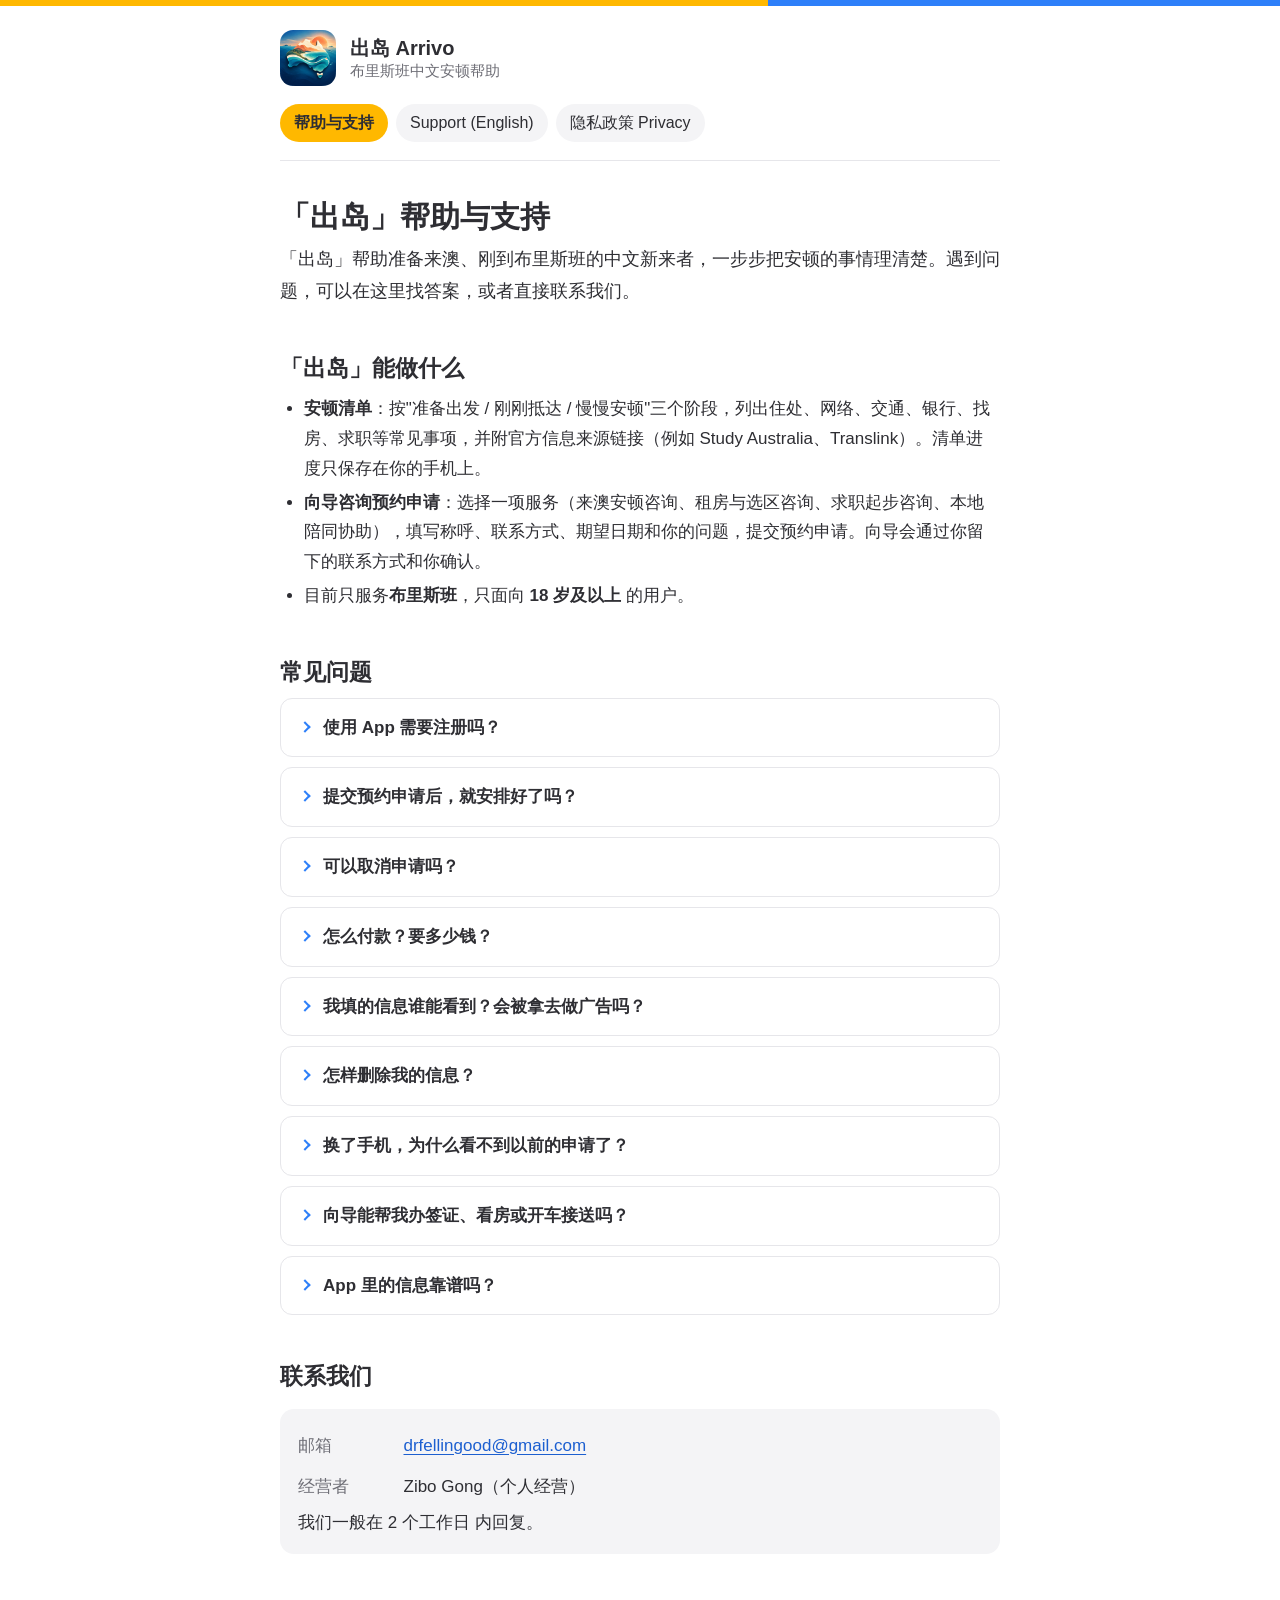
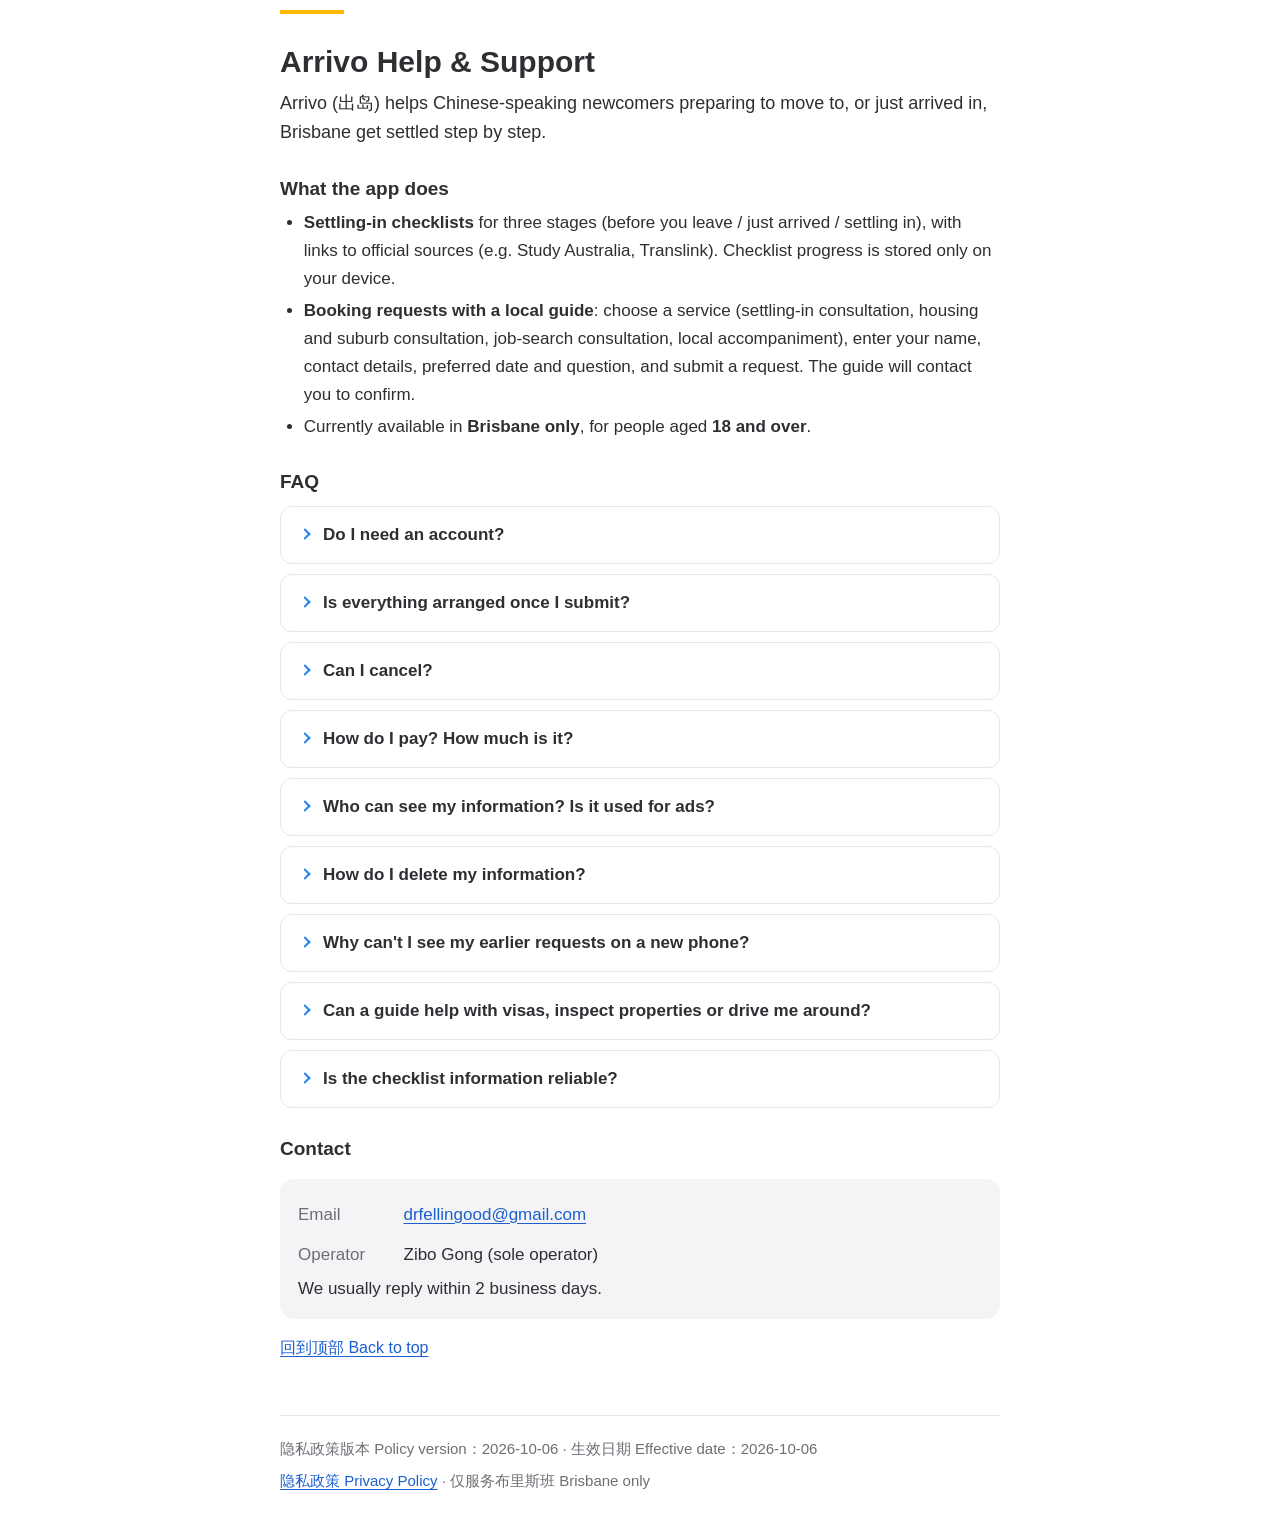
<file: index.html>
<!doctype html>
<html lang="zh-Hans">
<head>
<meta charset="utf-8">
<meta name="viewport" content="width=device-width, initial-scale=1">
<title>出岛 Arrivo · 帮助与支持 Support</title>
<meta name="description" content="出岛 Arrivo 帮助与支持：常见问题和联系方式。Help and support for the Arrivo app.">
<meta name="robots" content="noindex">
<link rel="icon" type="image/png" href="icon-192.png">
<link rel="apple-touch-icon" href="icon-192.png">
<link rel="stylesheet" href="style.css">
</head>
<body>
<a class="skip" href="#main">跳到正文 Skip to content</a>
<div class="topbar" aria-hidden="true"></div>
<div class="wrap">
  <header class="site">
    <img src="icon-192.png" alt="" width="56" height="56">
    <div class="brand"><strong>出岛 Arrivo</strong><span>布里斯班中文安顿帮助</span></div>
  </header>
  <nav class="site" aria-label="页面 Pages">
    <a href="index.html" aria-current="page">帮助与支持</a>
    <a href="#en" lang="en">Support (English)</a>
    <a href="privacy.html">隐私政策 Privacy</a>
  </nav>


  <main id="main">
    <section id="zh" aria-labelledby="zh-title">
      <h1 id="zh-title">「出岛」帮助与支持</h1>
      <p class="lead">「出岛」帮助准备来澳、刚到布里斯班的中文新来者，一步步把安顿的事情理清楚。遇到问题，可以在这里找答案，或者直接联系我们。</p>

      <h2 id="zh-what">「出岛」能做什么</h2>
      <ul>
        <li><strong>安顿清单</strong>：按"准备出发 / 刚刚抵达 / 慢慢安顿"三个阶段，列出住处、网络、交通、银行、找房、求职等常见事项，并附官方信息来源链接（例如 Study Australia、Translink）。清单进度只保存在你的手机上。</li>
        <li><strong>向导咨询预约申请</strong>：选择一项服务（来澳安顿咨询、租房与选区咨询、求职起步咨询、本地陪同协助），填写称呼、联系方式、期望日期和你的问题，提交预约申请。向导会通过你留下的联系方式和你确认。</li>
        <li>目前只服务<strong>布里斯班</strong>，只面向 <strong>18 岁及以上</strong> 的用户。</li>
      </ul>

      <h2 id="zh-faq">常见问题</h2>

      <details class="faq">
        <summary>使用 App 需要注册吗？</summary>
        <p>不需要。不用注册账号，也不用输入密码。第一次提交申请时，App 会自动生成一个随机的匿名账号 ID，只用来让你的手机看到你自己的申请。</p>
      </details>

      <details class="faq">
        <summary>提交预约申请后，就安排好了吗？</summary>
        <p>还没有。提交的是"申请"，期望日期只是你的意向。在「我的」里可以看到申请状态：</p>
        <ul>
          <li><strong>等待确认</strong>：向导还没有确认，会通过你留下的联系方式联系你；</li>
          <li><strong>已确认</strong>：向导已确认，具体安排看向导回复；</li>
          <li><strong>无法接单</strong>：向导这次接不了，你可以换个日期再提交一份新的申请；</li>
          <li><strong>已取消</strong>：这份申请已取消。</li>
        </ul>
      </details>

      <details class="faq">
        <summary>可以取消申请吗？</summary>
        <p>可以。"等待确认"时可以随时在 App 里取消；"已确认"的申请须在约定时间 <strong>24 小时前</strong> 取消。目前还没有开始收费。开始收费后，服务前 24 小时以上取消可全额退款，详细规则会在你付款前发给你。</p>
      </details>

      <details class="faq">
        <summary>怎么付款？要多少钱？</summary>
        <p>App 里不能付款，提交申请也不产生费用。向导确认后，会通过你留下的联系方式发送付款方式，付款后预约才算成立。目前还没有开始收费。</p>
      </details>

      <details class="faq">
        <summary>我填的信息谁能看到？会被拿去做广告吗？</summary>
        <p>只有负责你所选服务的向导和我们能看到。我们不出售你的信息，不做广告，也没有第三方追踪。详见<a href="privacy.html">《隐私政策》</a>。</p>
      </details>

      <details class="faq">
        <summary>怎样删除我的信息？</summary>
        <p>在「我的」页面选择"删除我的全部数据"，就能删除服务器上这台手机提交的所有申请和本机记录。也可以发邮件给我们，要求查阅、更正或删除你的信息。付款记录因税务要求需要保留一段时间。</p>
      </details>

      <details class="faq">
        <summary>换了手机，为什么看不到以前的申请了？</summary>
        <p>App 用一个只保存在当前手机上的匿名账号 ID 来读取你的申请。换手机、重装 App 或清除 App 数据后，这个 ID 就没有了，所以看不到以前的申请。申请本身还在，向导仍可以通过你留下的联系方式联系你；需要查看、取消或删除，请发邮件给我们。清单进度也只保存在原来的手机上，不会跟过来。</p>
      </details>

      <details class="faq">
        <summary>向导能帮我办签证、看房或开车接送吗？</summary>
        <p>不能。向导不提供签证、移民、法律或税务建议；租房只提供线上的一般信息和比较，不代看房、不代谈租金、不代交申请，也不经手租金或押金；不开车接送。这些事情请咨询注册移民代理、律师或持牌机构。</p>
      </details>

      <details class="faq">
        <summary>App 里的信息靠谱吗？</summary>
        <p>清单内容是一般信息，每一条都附了官方来源链接。政策和办理要求会变，请以官方网站和相关机构的最新信息为准。</p>
      </details>

      <h2 id="zh-contact">联系我们</h2>
      <div class="card">
        <dl class="contact">
          <div><dt>邮箱</dt><dd><a href="mailto:drfellingood@gmail.com">drfellingood@gmail.com</a></dd></div>
          <div><dt>经营者</dt><dd>Zibo Gong（个人经营）</dd></div>
        </dl>
        <p>我们一般在 2 个工作日 内回复。</p>
      </div>
    </section>

    <hr class="lang-divider">

    <section id="en" lang="en" aria-labelledby="en-title">
      <h2 class="title" id="en-title">Arrivo Help &amp; Support</h2>
      <p class="lead">Arrivo (出岛) helps Chinese-speaking newcomers preparing to move to, or just arrived in, Brisbane get settled step by step.</p>

      <h3 id="en-what">What the app does</h3>
      <ul>
        <li><strong>Settling-in checklists</strong> for three stages (before you leave / just arrived / settling in), with links to official sources (e.g. Study Australia, Translink). Checklist progress is stored only on your device.</li>
        <li><strong>Booking requests with a local guide</strong>: choose a service (settling-in consultation, housing and suburb consultation, job-search consultation, local accompaniment), enter your name, contact details, preferred date and question, and submit a request. The guide will contact you to confirm.</li>
        <li>Currently available in <strong>Brisbane only</strong>, for people aged <strong>18 and over</strong>.</li>
      </ul>

      <h3 id="en-faq">FAQ</h3>

      <details class="faq">
        <summary>Do I need an account?</summary>
        <p>No sign-up or password. The first time you submit a request, the app creates a random anonymous account ID, used only so your phone can show your own requests.</p>
      </details>

      <details class="faq">
        <summary>Is everything arranged once I submit?</summary>
        <p>Not yet. Your preferred date is only a preference. Statuses in "Mine": <strong>Waiting for confirmation</strong> (the guide will contact you), <strong>Confirmed</strong> (see the guide's reply), <strong>Unable to take</strong> (you can submit a new request for another date), <strong>Cancelled</strong>.</p>
      </details>

      <details class="faq">
        <summary>Can I cancel?</summary>
        <p>Yes. While waiting for confirmation, at any time in the app; once confirmed, at least <strong>24 hours</strong> before the agreed time. We have not started charging yet. Once we do, cancelling at least 24 hours before the service gets a full refund; the full terms will be sent to you before you pay.</p>
      </details>

      <details class="faq">
        <summary>How do I pay? How much is it?</summary>
        <p>No payments in the app, and submitting a request is free. After the guide confirms, payment details will be sent to the contact you left, and your booking is only secured once you have paid. We have not started charging yet.</p>
      </details>

      <details class="faq">
        <summary>Who can see my information? Is it used for ads?</summary>
        <p>Only the guide for your chosen service and us. We do not sell your information, show ads or use third-party tracking. See our <a href="privacy.html#en">Privacy Policy</a>.</p>
      </details>

      <details class="faq">
        <summary>How do I delete my information?</summary>
        <p>In "Mine", choose "Delete all my data" to delete all requests from this phone on our server and clear local data. You can also email us to access, correct or delete your information. Payment records must be kept for a period for tax purposes.</p>
      </details>

      <details class="faq">
        <summary>Why can't I see my earlier requests on a new phone?</summary>
        <p>The app reads your requests with an anonymous account ID stored only on your current phone. Changing phones, reinstalling or clearing app data removes it. Your requests still exist and the guide can still reach you; email us to view, cancel or delete them. Checklist progress also stays on the old phone.</p>
      </details>

      <details class="faq">
        <summary>Can a guide help with visas, inspect properties or drive me around?</summary>
        <p>No. Guides do not give visa, migration, legal or tax advice; for housing they only provide general information and comparisons online (no inspections, rent negotiation, applications, or handling of rent or bonds); and they do not drive clients. Please consult a registered migration agent, a lawyer or a licensed professional for these matters.</p>
      </details>

      <details class="faq">
        <summary>Is the checklist information reliable?</summary>
        <p>It is general information with links to official sources. Rules change, so always check the official website or organisation.</p>
      </details>

      <h3 id="en-contact">Contact</h3>
      <div class="card">
        <dl class="contact">
          <div><dt>Email</dt><dd><a href="mailto:drfellingood@gmail.com">drfellingood@gmail.com</a></dd></div>
          <div><dt>Operator</dt><dd>Zibo Gong (sole operator)</dd></div>
        </dl>
        <p>We usually reply within 2 business days.</p>
      </div>
      <p class="back-top"><a href="#main">回到顶部 Back to top</a></p>
    </section>
  </main>

  <footer class="site">
    <p>隐私政策版本 Policy version：2026-10-06 · 生效日期 Effective date：2026-10-06</p>
    <p><a href="privacy.html">隐私政策 Privacy Policy</a> · 仅服务布里斯班 Brisbane only</p>
  </footer>
</div>
</body>
</html>
</file>
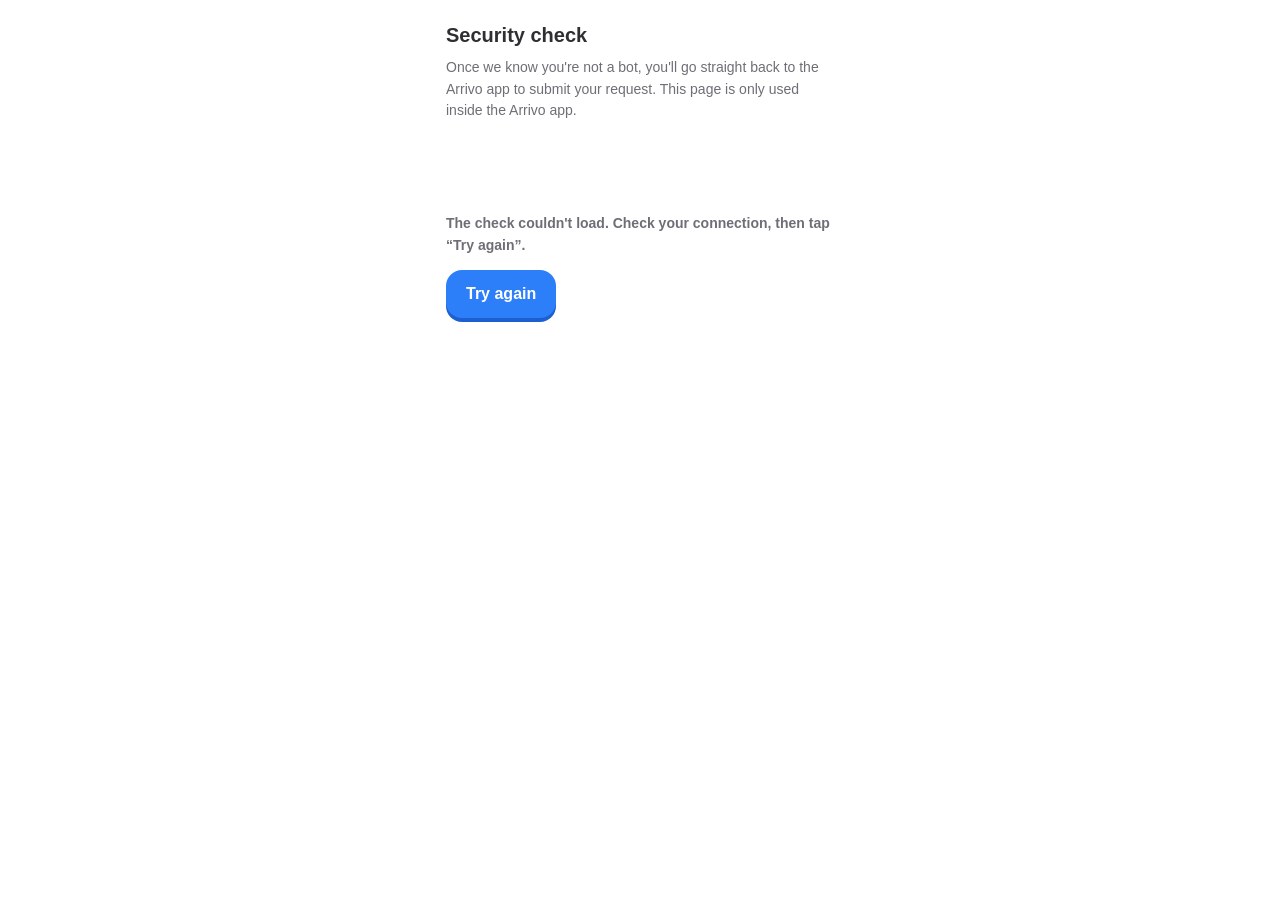
<file: captcha.html>
<!doctype html>
<html lang="zh-Hans">
<head>
<meta charset="utf-8">
<!-- The security check the Arrivo app opens in a small WebView before its first booking request (anonymous sign-in
     with Supabase CAPTCHA protection). Only this site and Cloudflare Turnstile (script, iframe, requests:
     challenges.cloudflare.com, per Cloudflare's CSP reference). No inline scripts or styles; Trusted Types on, with a
     default policy that only lets Turnstile's own script URLs through (see captcha.js). Collects nothing: no form, no
     storage of our own, no analytics. -->
<meta http-equiv="Content-Security-Policy" content="default-src 'none'; script-src 'self' https://challenges.cloudflare.com; frame-src https://challenges.cloudflare.com; connect-src https://challenges.cloudflare.com; style-src 'self'; base-uri 'none'; form-action 'none'; require-trusted-types-for 'script'; trusted-types default">
<meta name="viewport" content="width=device-width, initial-scale=1">
<meta name="robots" content="noindex, nofollow">
<!-- Origin only (Turnstile checks which site it is on); never the path or query. -->
<meta name="referrer" content="strict-origin">
<meta name="color-scheme" content="light dark">
<title>出岛 Arrivo · 安全验证</title>
<link rel="stylesheet" href="captcha.css">
<script src="captcha.js" defer></script>
<script id="turnstile-api" src="https://challenges.cloudflare.com/turnstile/v0/api.js?render=explicit&amp;onload=arrivoCaptchaReady" defer></script>
</head>
<body>
<main>
  <h1 id="title">安全验证</h1>
  <p id="intro">确认你不是机器人后，就会回到「出岛」App 继续提交。</p>
  <div id="widget"></div>
  <p id="status" role="status" aria-live="polite"></p>
  <button id="retry" type="button" hidden>再试一次</button>
  <noscript><p>需要打开 JavaScript。JavaScript is required.</p></noscript>
</main>
</body>
</html>
</file>
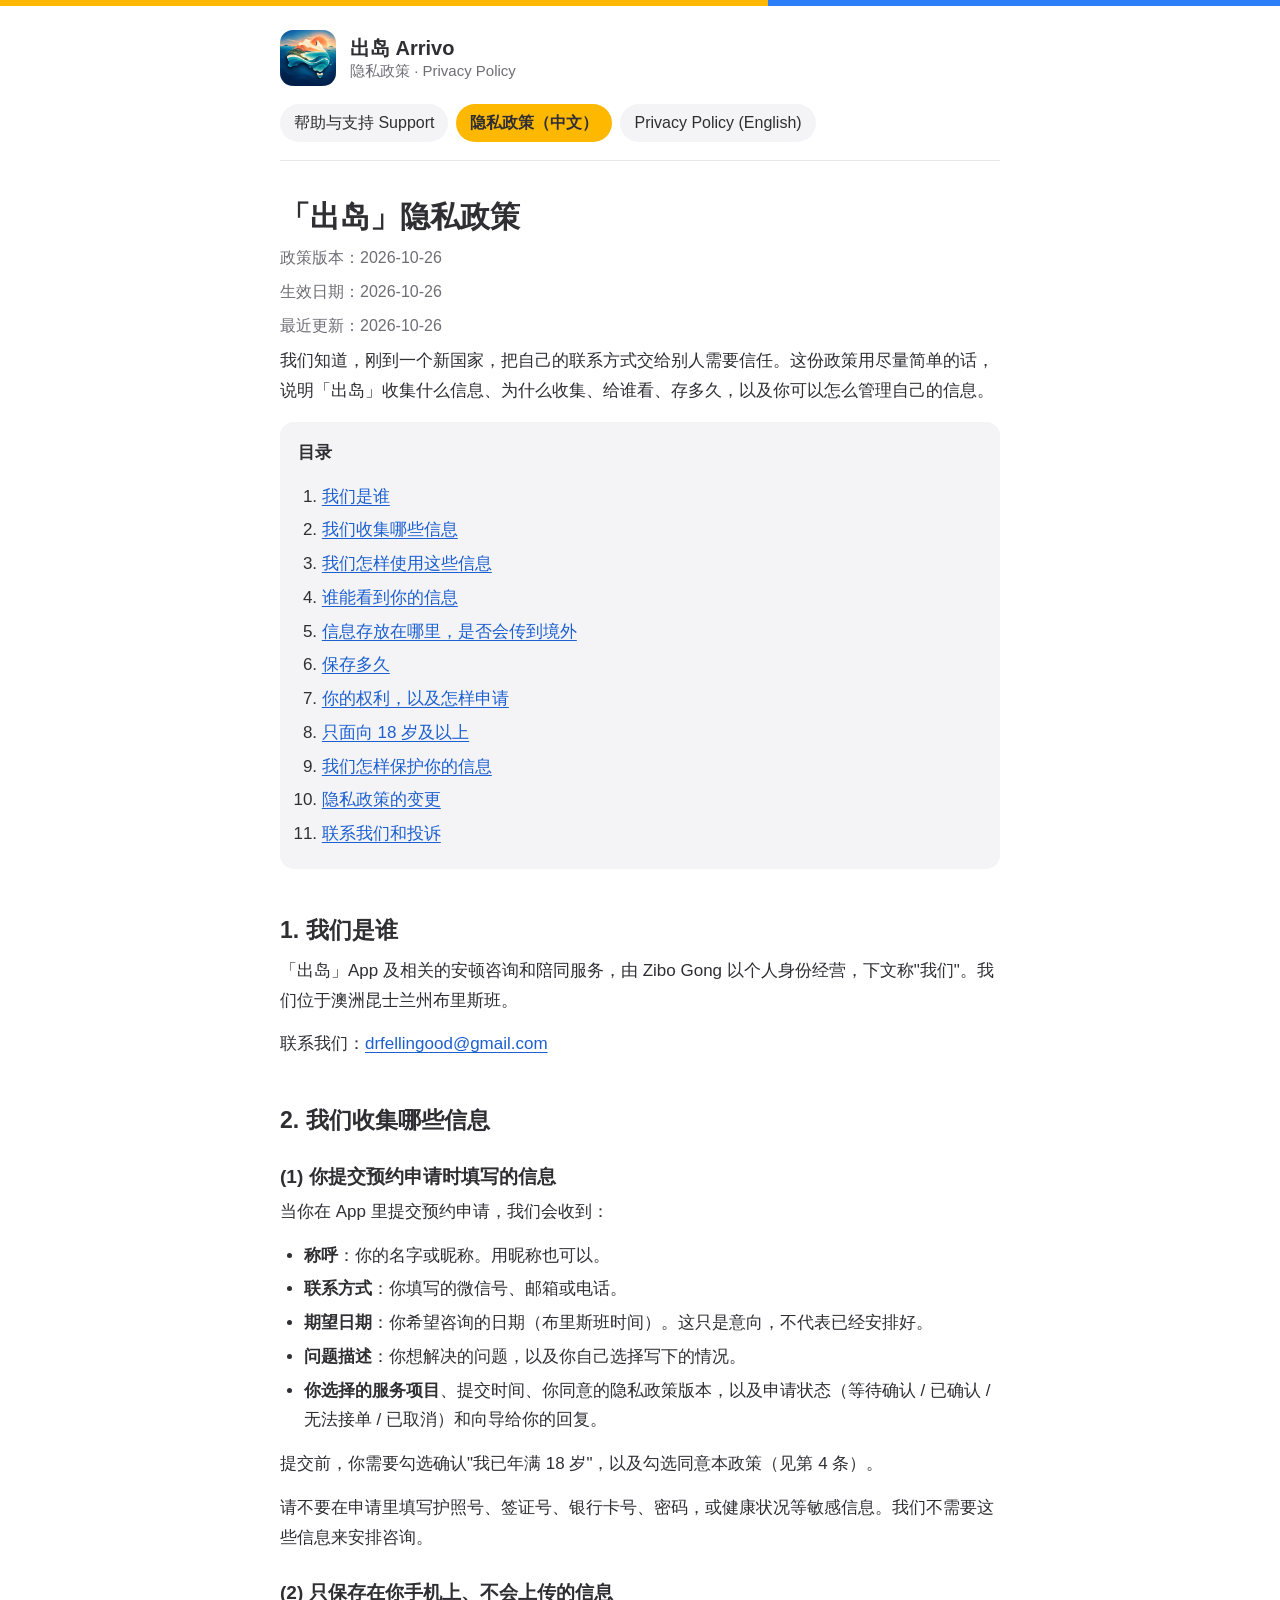
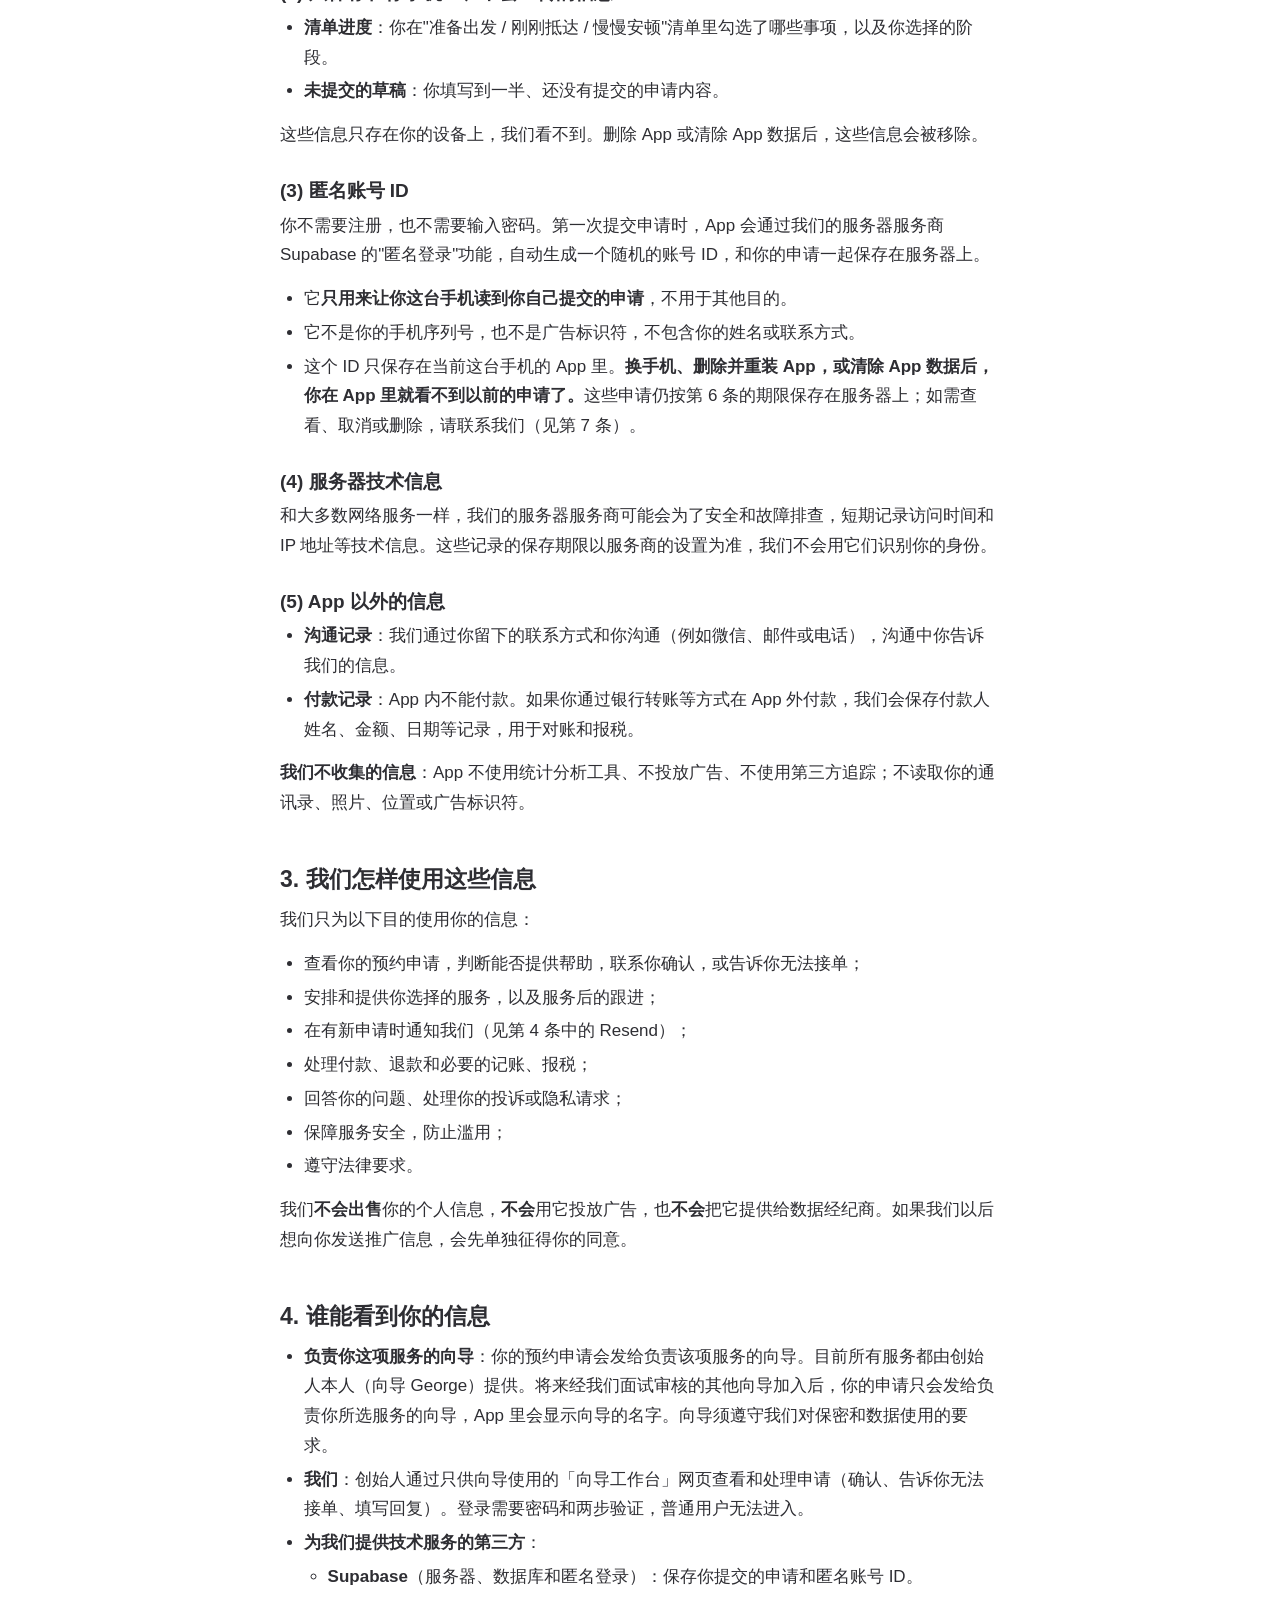
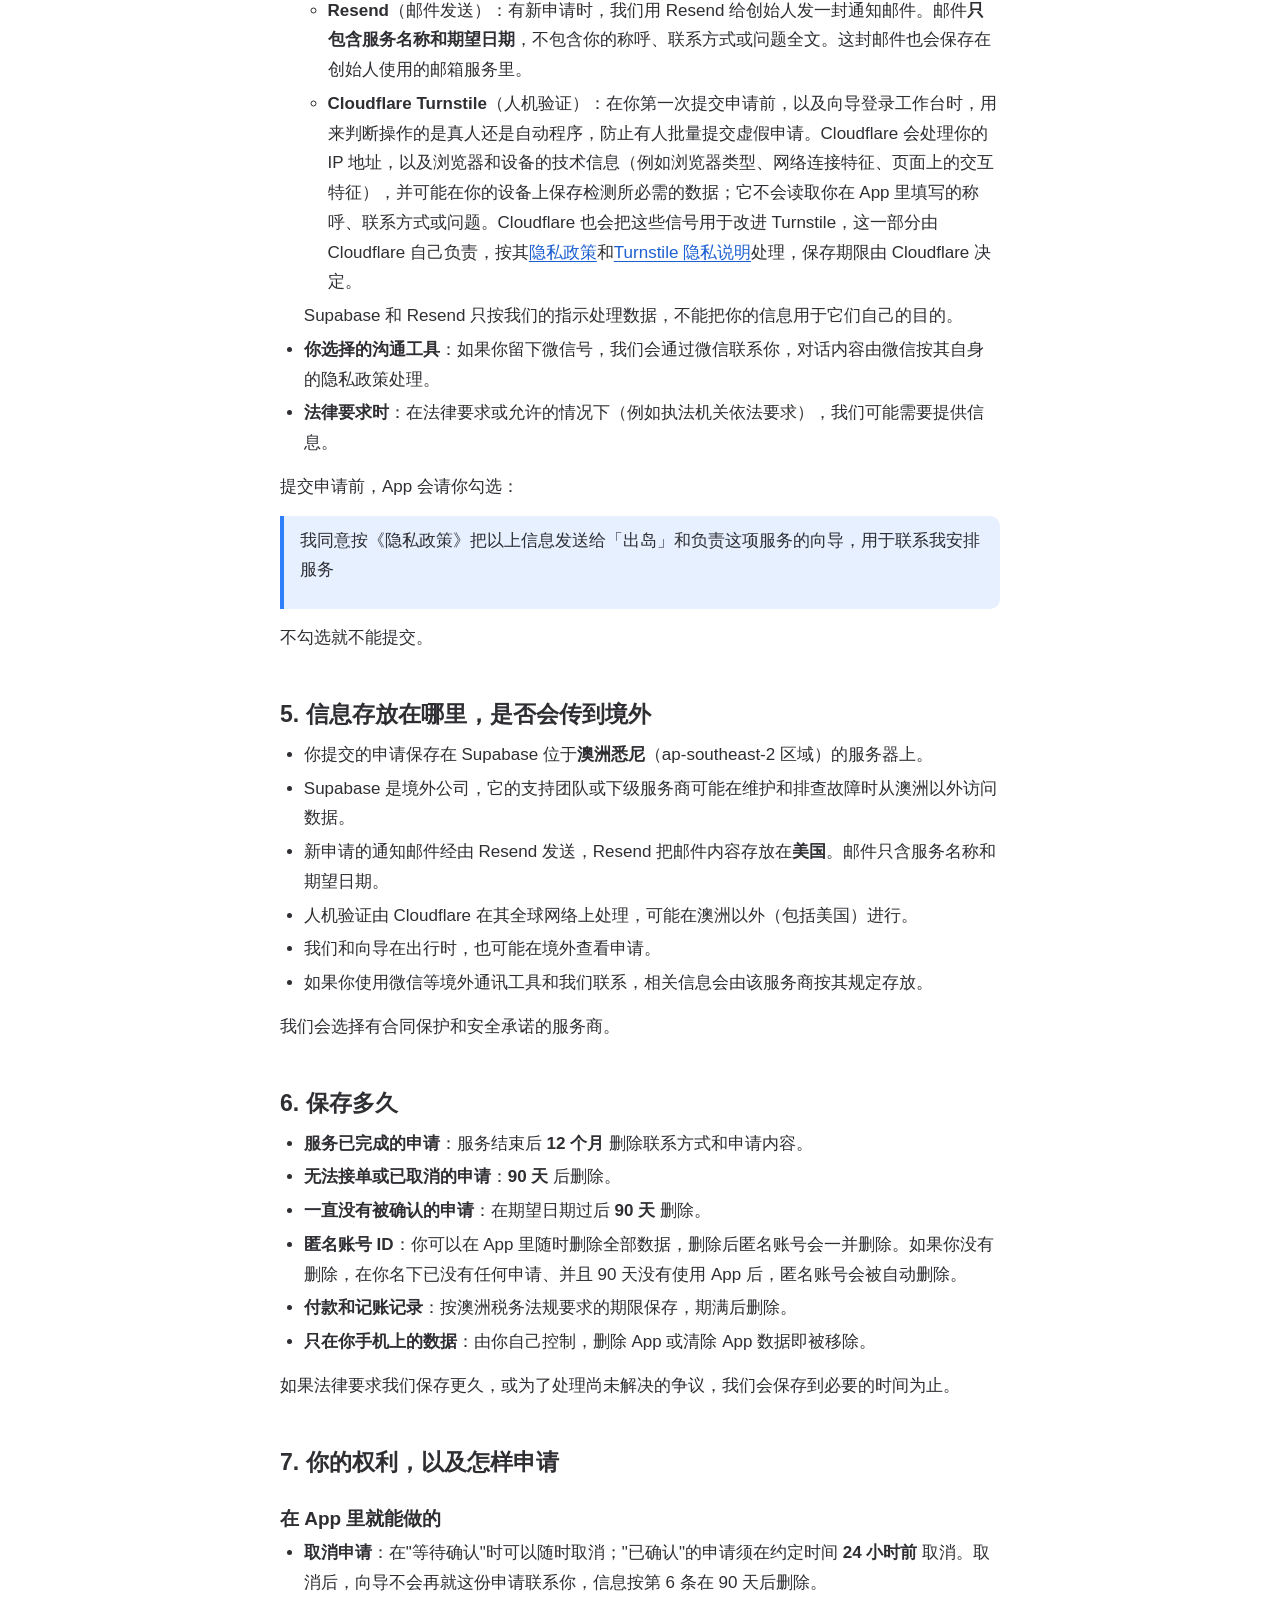
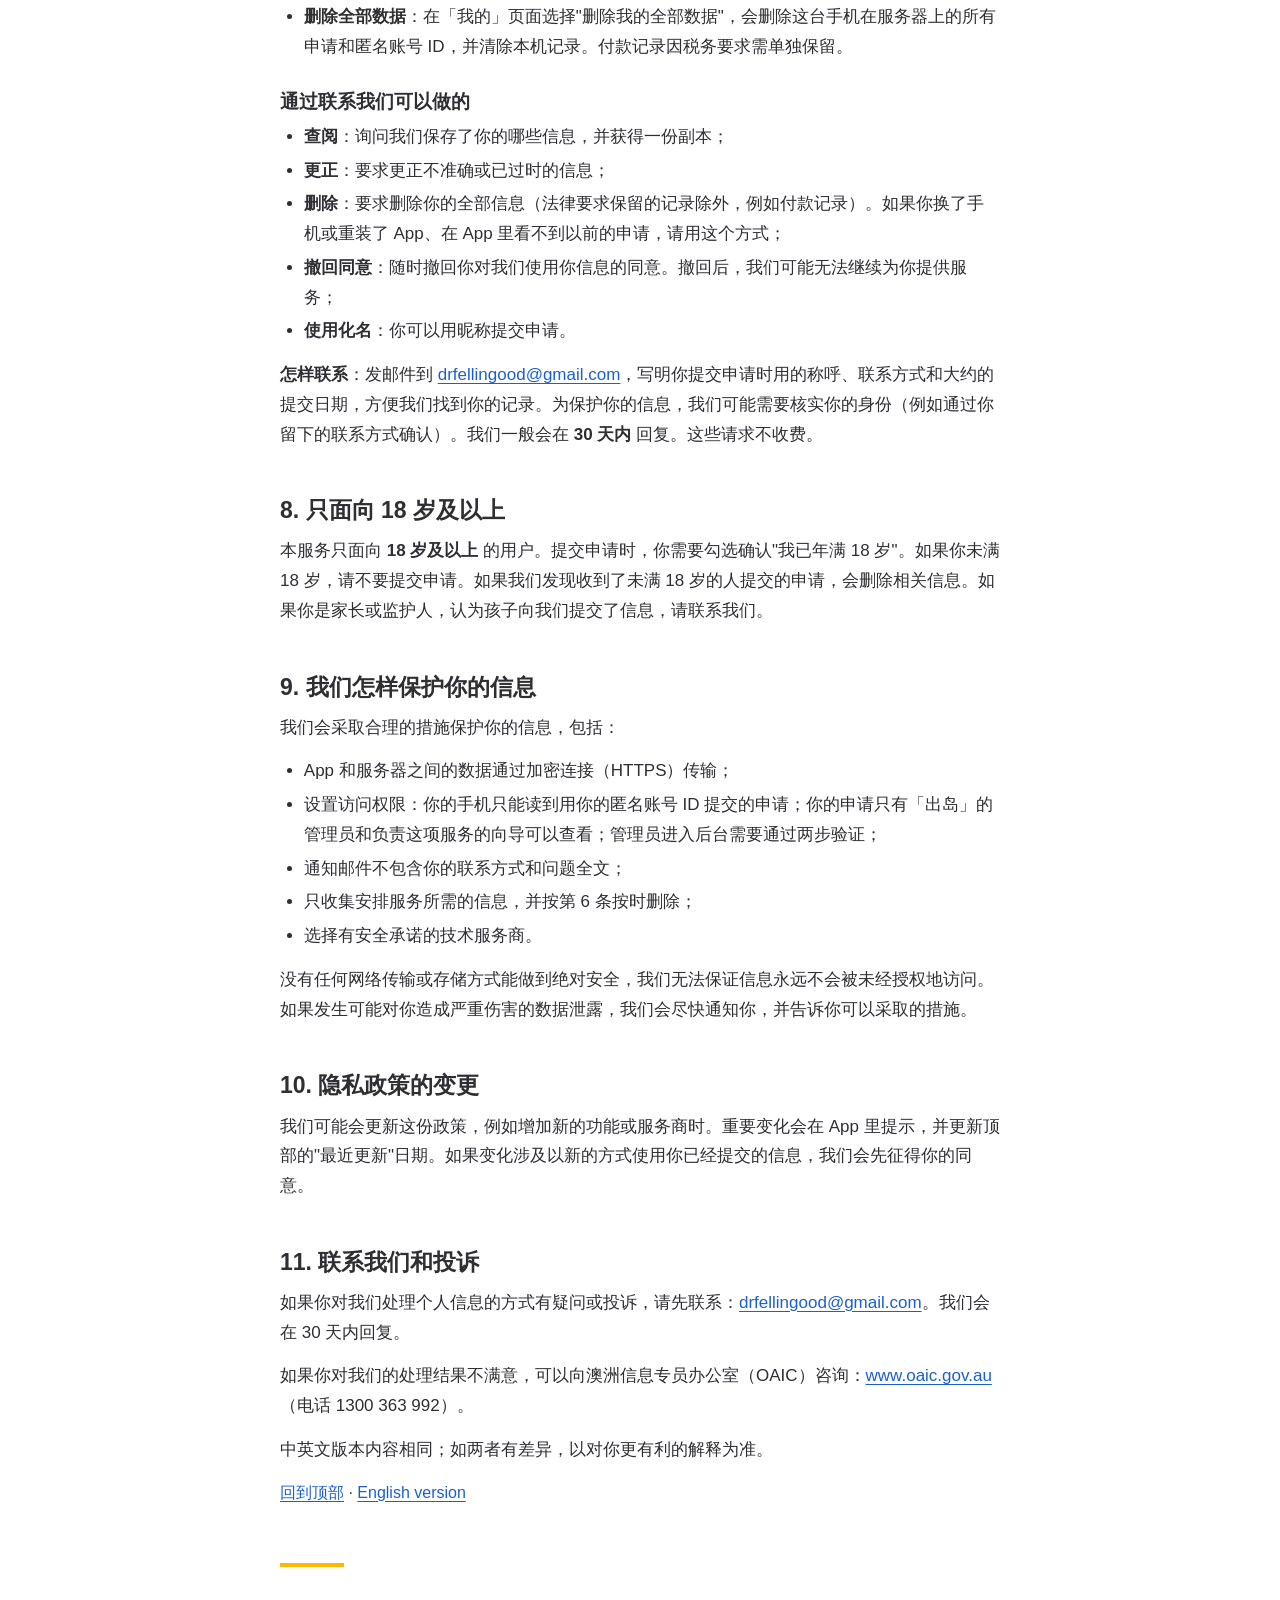
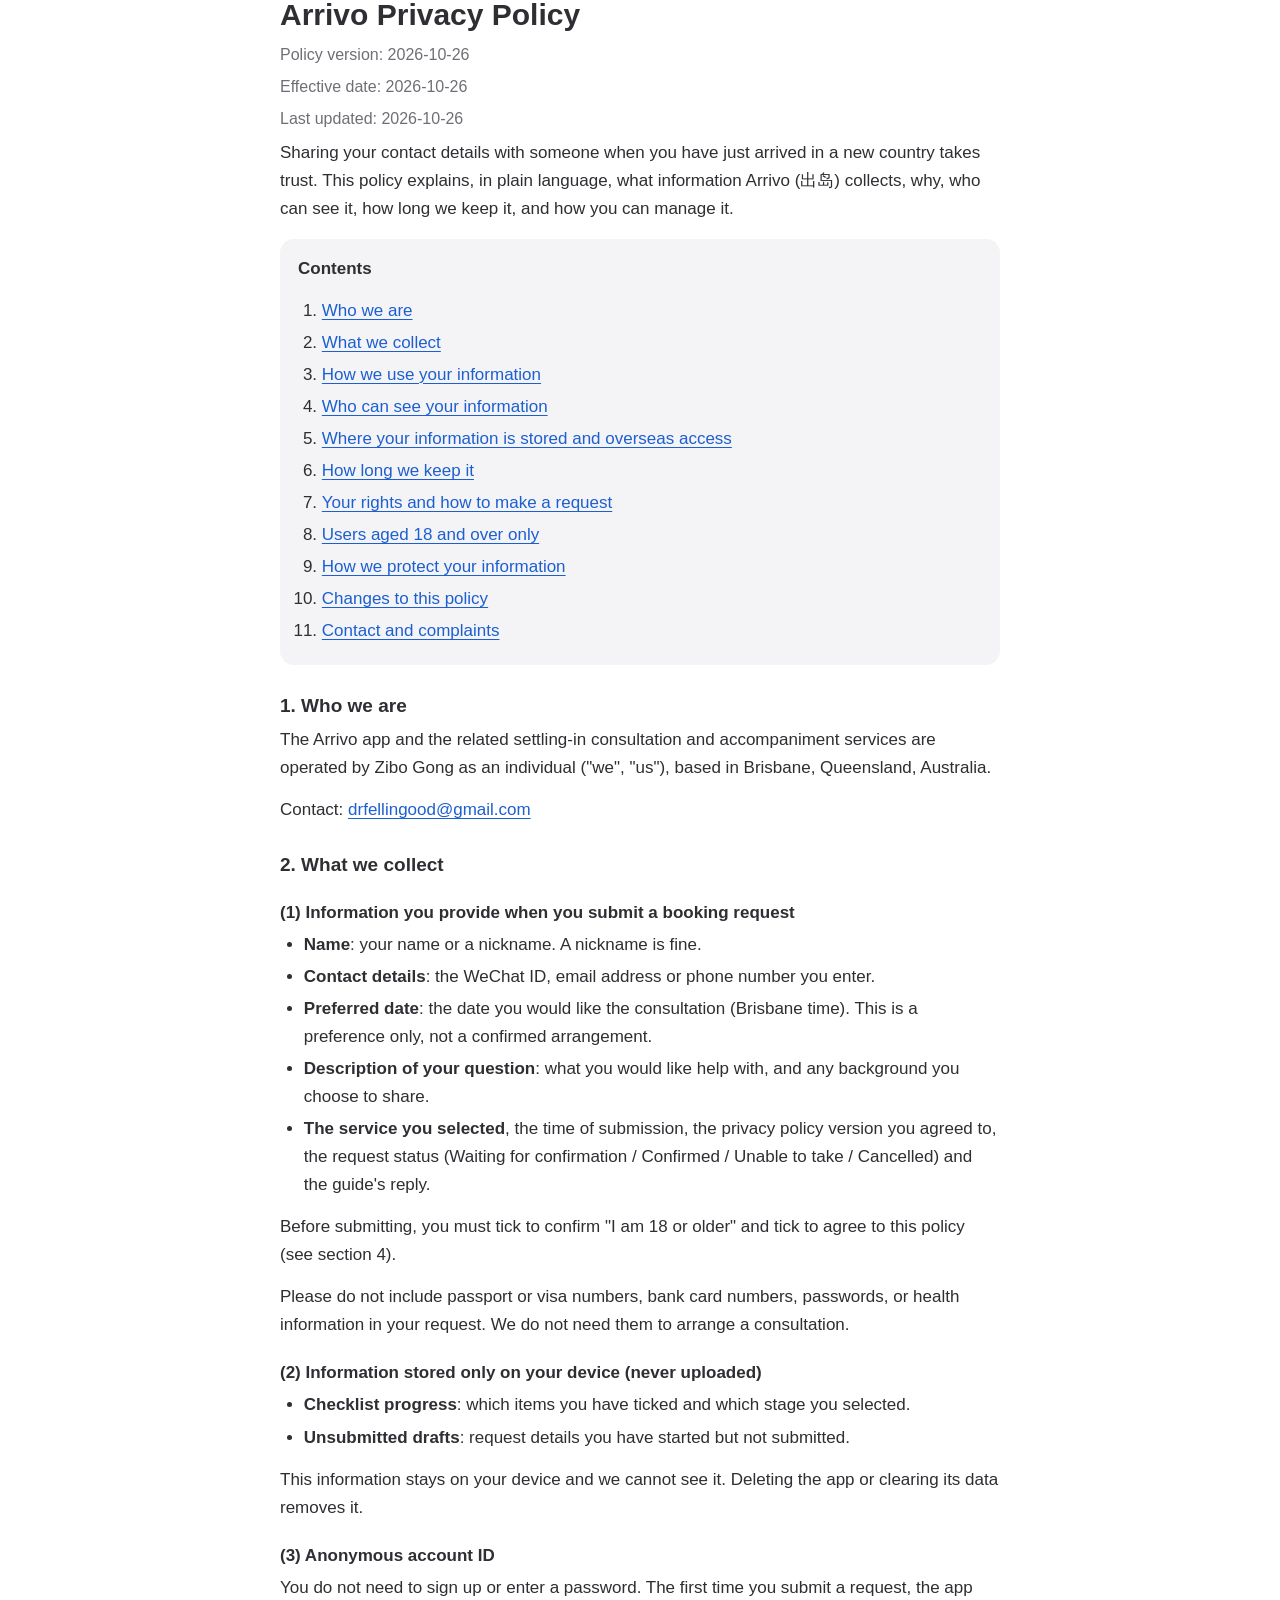
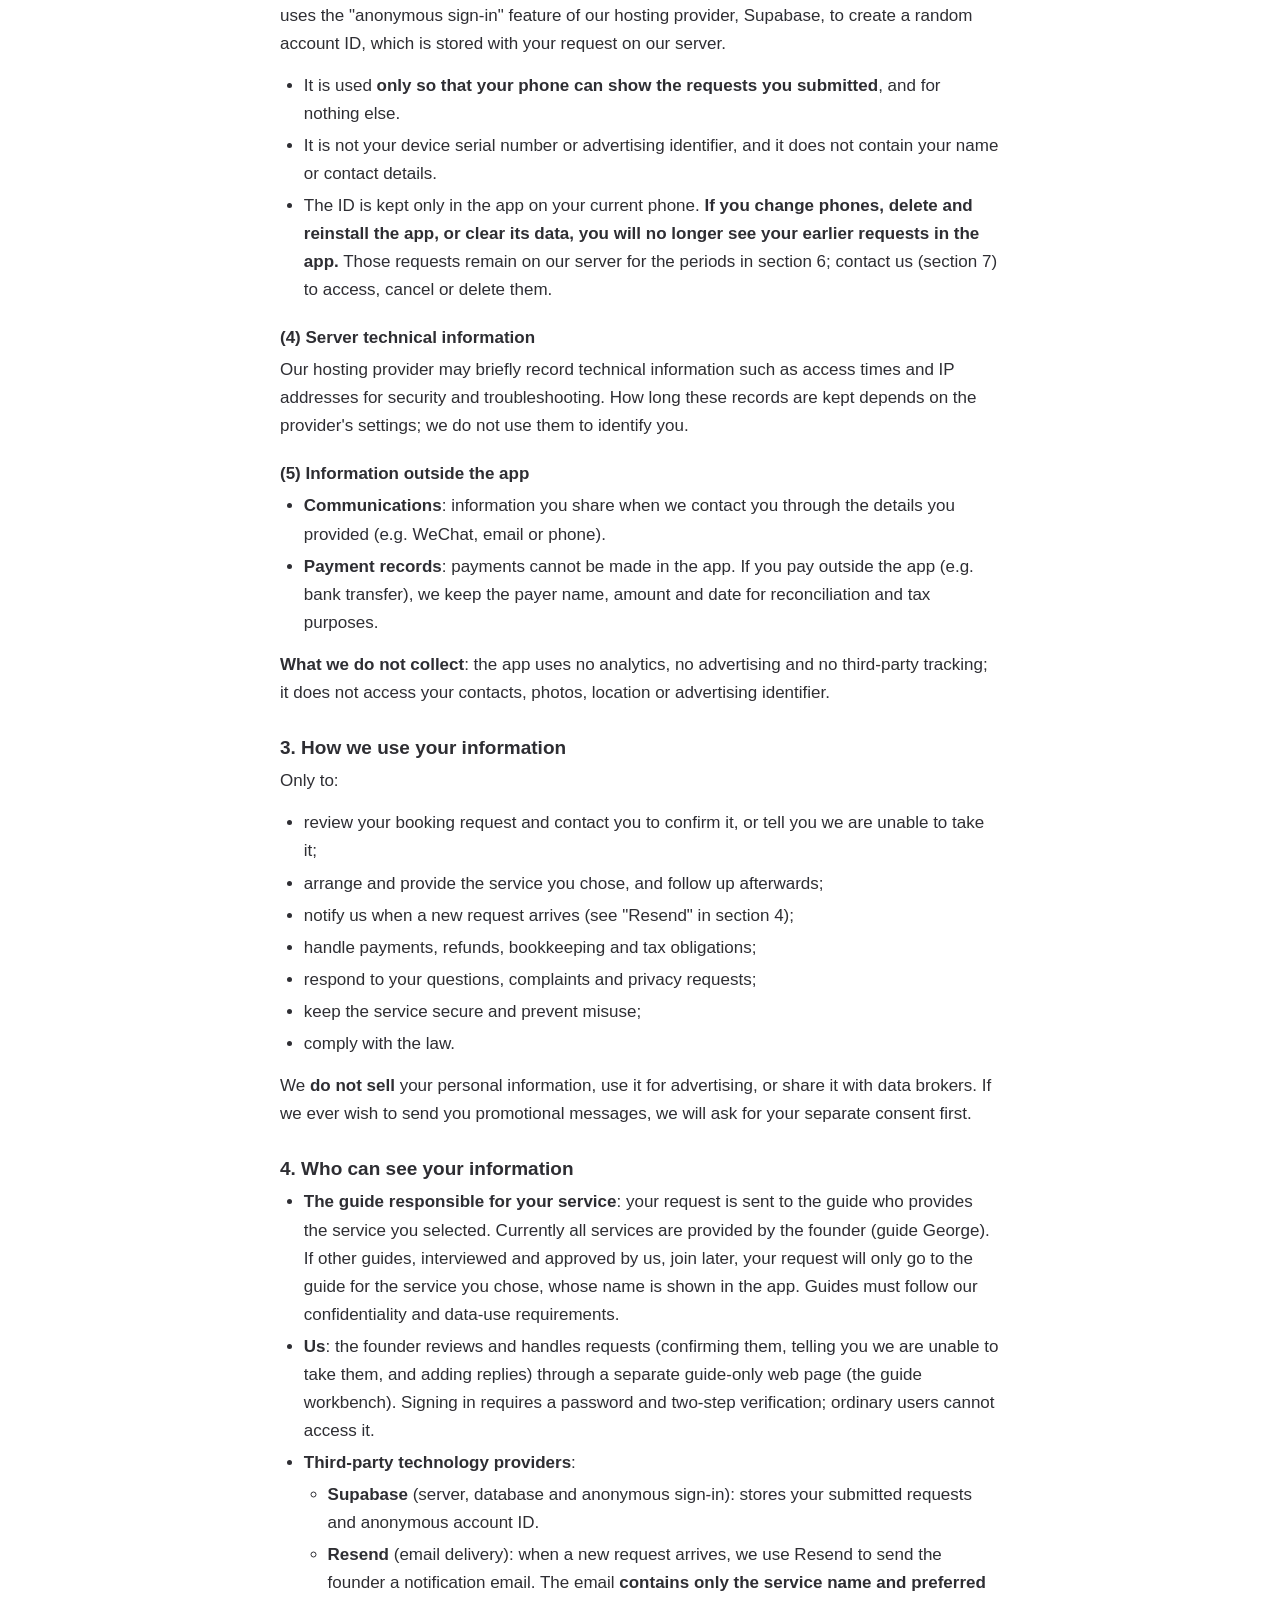
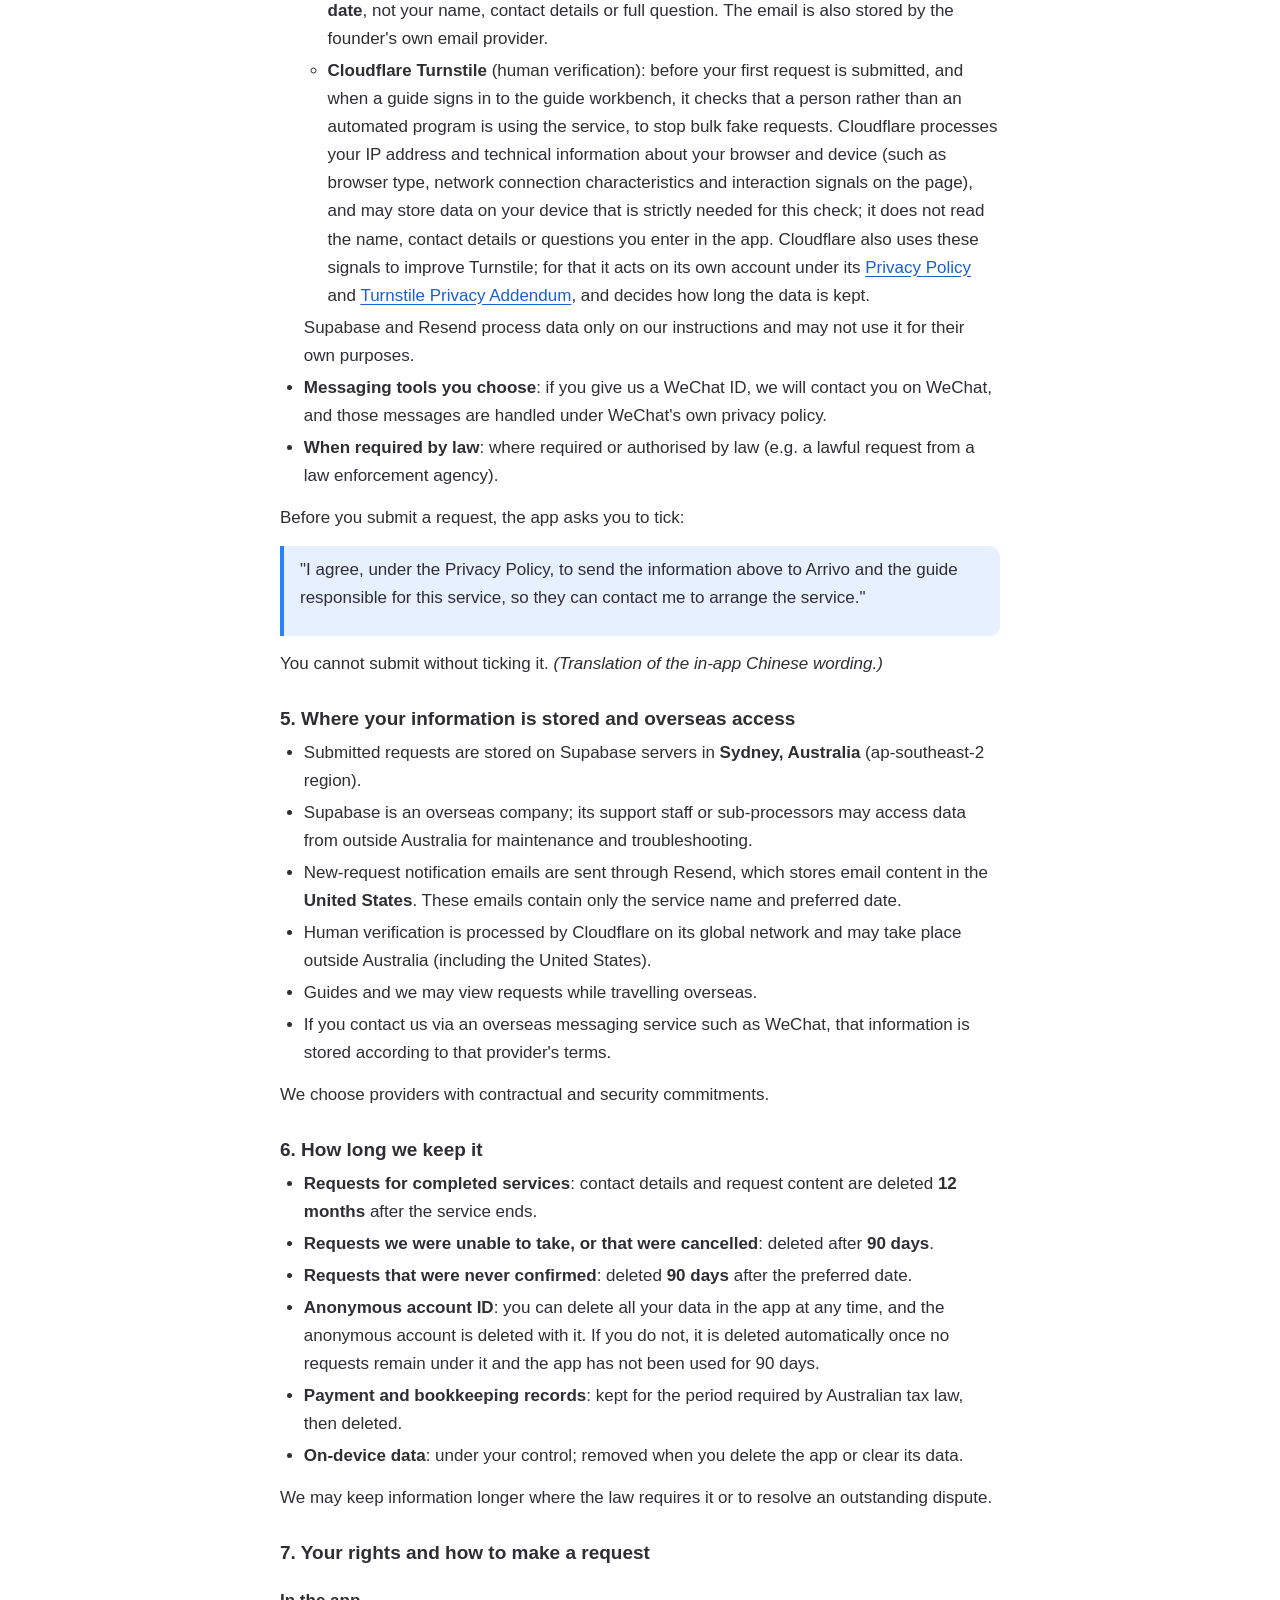
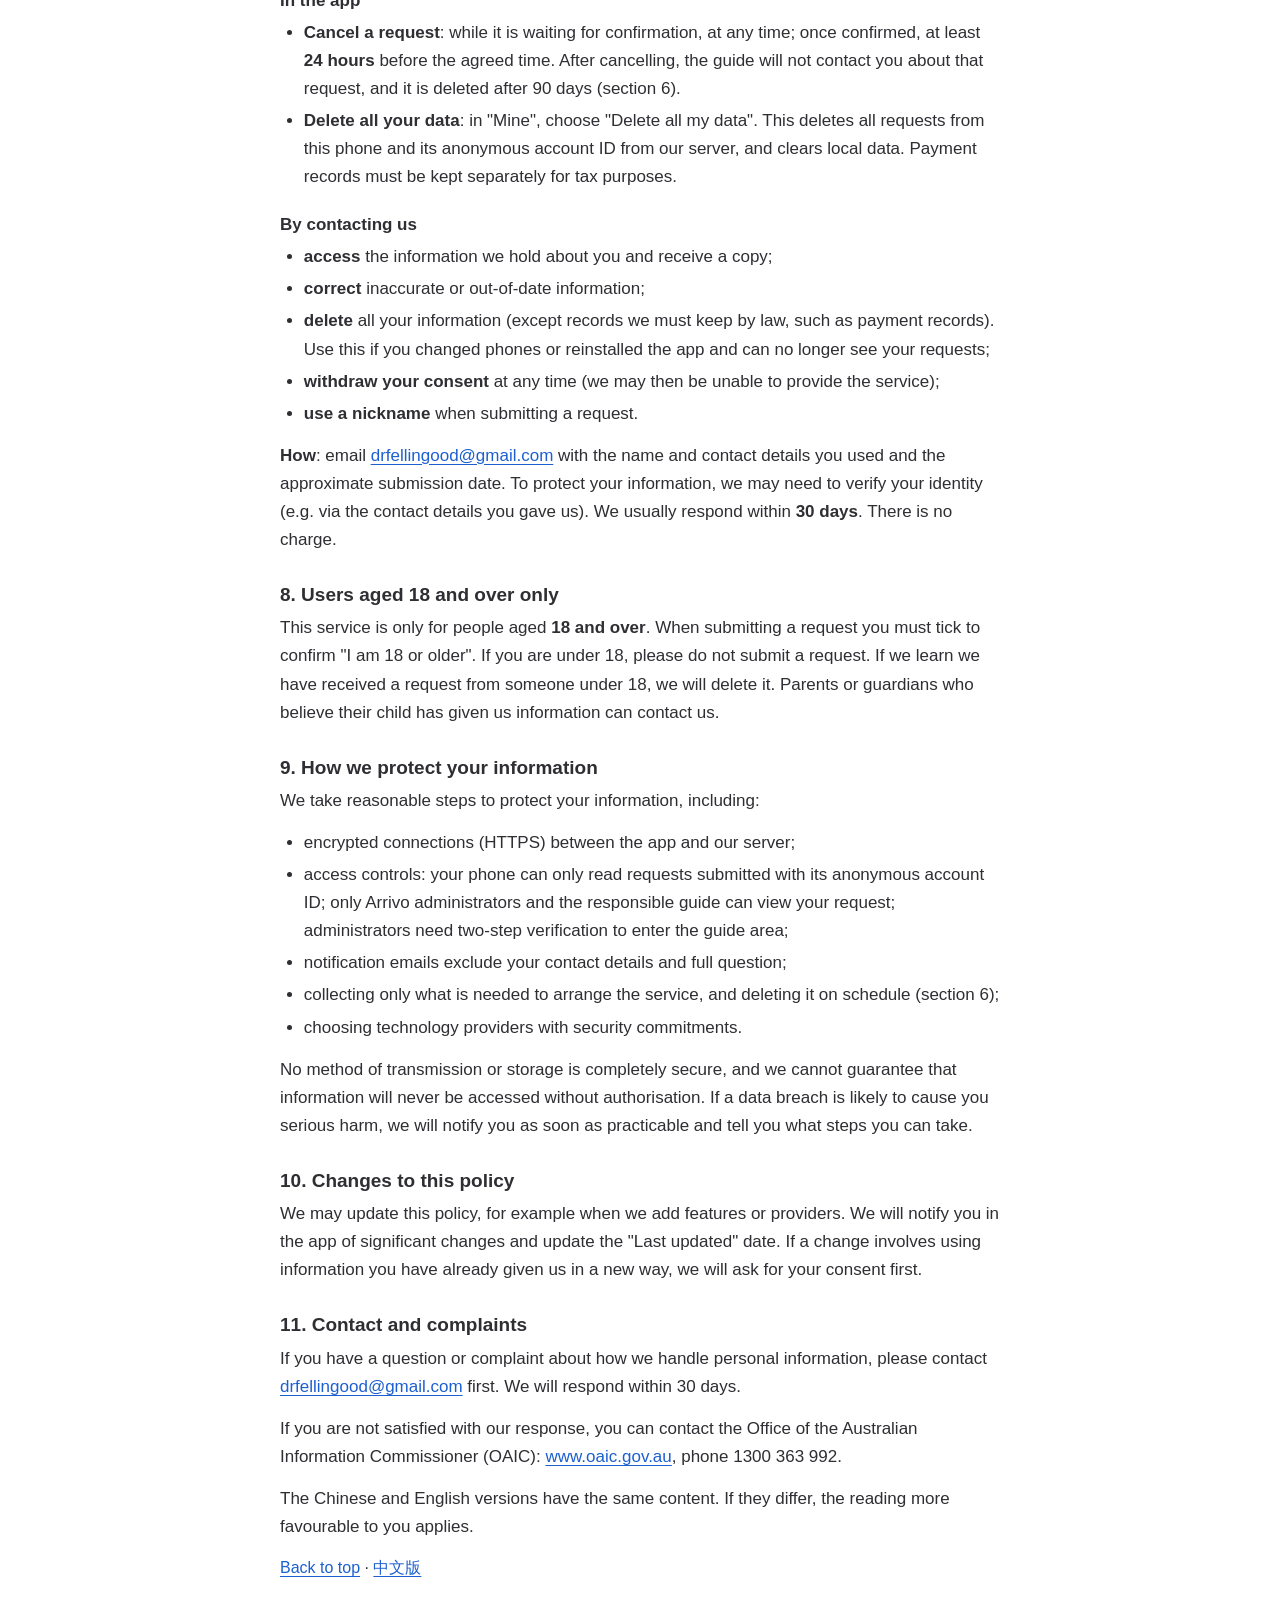
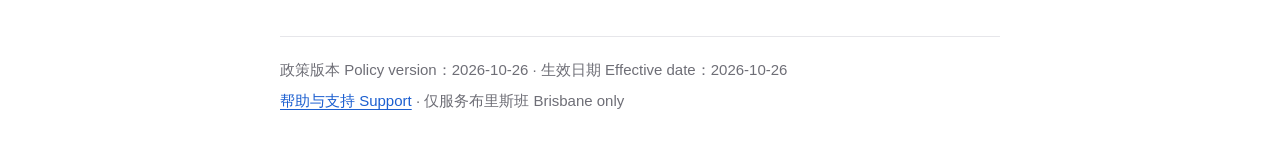
<file: privacy.html>
<!doctype html>
<html lang="zh-Hans">
<head>
<meta charset="utf-8">
<meta name="viewport" content="width=device-width, initial-scale=1">
<title>出岛 Arrivo · 隐私政策 Privacy Policy</title>
<meta name="description" content="出岛 Arrivo 隐私政策（中文 / English）。">
<meta name="robots" content="noindex">
<link rel="icon" type="image/png" href="icon-192.png">
<link rel="apple-touch-icon" href="icon-192.png">
<link rel="stylesheet" href="style.css">
</head>
<body>
<a class="skip" href="#main">跳到正文 Skip to content</a>
<div class="topbar" aria-hidden="true"></div>
<div class="wrap">
  <header class="site">
    <img src="icon-192.png" alt="" width="56" height="56">
    <div class="brand"><strong>出岛 Arrivo</strong><span>隐私政策 · Privacy Policy</span></div>
  </header>
  <nav class="site" aria-label="页面 Pages">
    <a href="index.html">帮助与支持 Support</a>
    <a href="#zh" aria-current="page">隐私政策（中文）</a>
    <a href="#en" lang="en">Privacy Policy (English)</a>
  </nav>


  <main id="main">
<!-- ======================================================================= 中文 -->
    <article id="zh" aria-labelledby="zh-title">
      <h1 id="zh-title">「出岛」隐私政策</h1>
      <p class="meta">政策版本：2026-10-26</p>
      <p class="meta">生效日期：2026-10-26</p>
      <p class="meta">最近更新：2026-10-26</p>

      <p>我们知道，刚到一个新国家，把自己的联系方式交给别人需要信任。这份政策用尽量简单的话，说明「出岛」收集什么信息、为什么收集、给谁看、存多久，以及你可以怎么管理自己的信息。</p>

      <nav class="card" aria-label="目录">
        <p><strong>目录</strong></p>
        <ol>
          <li><a href="#zh-1">我们是谁</a></li>
          <li><a href="#zh-2">我们收集哪些信息</a></li>
          <li><a href="#zh-3">我们怎样使用这些信息</a></li>
          <li><a href="#zh-4">谁能看到你的信息</a></li>
          <li><a href="#zh-5">信息存放在哪里，是否会传到境外</a></li>
          <li><a href="#zh-6">保存多久</a></li>
          <li><a href="#zh-7">你的权利，以及怎样申请</a></li>
          <li><a href="#zh-8">只面向 18 岁及以上</a></li>
          <li><a href="#zh-9">我们怎样保护你的信息</a></li>
          <li><a href="#zh-10">隐私政策的变更</a></li>
          <li><a href="#zh-11">联系我们和投诉</a></li>
        </ol>
      </nav>

      <h2 id="zh-1">1. 我们是谁</h2>
      <p>「出岛」App 及相关的安顿咨询和陪同服务，由 Zibo Gong 以个人身份经营，下文称"我们"。我们位于澳洲昆士兰州布里斯班。</p>
      <p>联系我们：<a href="mailto:drfellingood@gmail.com">drfellingood@gmail.com</a></p>

      <h2 id="zh-2">2. 我们收集哪些信息</h2>
      <h3>(1) 你提交预约申请时填写的信息</h3>
      <p>当你在 App 里提交预约申请，我们会收到：</p>
      <ul>
        <li><strong>称呼</strong>：你的名字或昵称。用昵称也可以。</li>
        <li><strong>联系方式</strong>：你填写的微信号、邮箱或电话。</li>
        <li><strong>期望日期</strong>：你希望咨询的日期（布里斯班时间）。这只是意向，不代表已经安排好。</li>
        <li><strong>问题描述</strong>：你想解决的问题，以及你自己选择写下的情况。</li>
        <li><strong>你选择的服务项目</strong>、提交时间、你同意的隐私政策版本，以及申请状态（等待确认 / 已确认 / 无法接单 / 已取消）和向导给你的回复。</li>
      </ul>
      <p>提交前，你需要勾选确认"我已年满 18 岁"，以及勾选同意本政策（见第 4 条）。</p>
      <p>请不要在申请里填写护照号、签证号、银行卡号、密码，或健康状况等敏感信息。我们不需要这些信息来安排咨询。</p>

      <h3>(2) 只保存在你手机上、不会上传的信息</h3>
      <ul>
        <li><strong>清单进度</strong>：你在"准备出发 / 刚刚抵达 / 慢慢安顿"清单里勾选了哪些事项，以及你选择的阶段。</li>
        <li><strong>未提交的草稿</strong>：你填写到一半、还没有提交的申请内容。</li>
      </ul>
      <p>这些信息只存在你的设备上，我们看不到。删除 App 或清除 App 数据后，这些信息会被移除。</p>

      <h3>(3) 匿名账号 ID</h3>
      <p>你不需要注册，也不需要输入密码。第一次提交申请时，App 会通过我们的服务器服务商 Supabase 的"匿名登录"功能，自动生成一个随机的账号 ID，和你的申请一起保存在服务器上。</p>
      <ul>
        <li>它<strong>只用来让你这台手机读到你自己提交的申请</strong>，不用于其他目的。</li>
        <li>它不是你的手机序列号，也不是广告标识符，不包含你的姓名或联系方式。</li>
        <li>这个 ID 只保存在当前这台手机的 App 里。<strong>换手机、删除并重装 App，或清除 App 数据后，你在 App 里就看不到以前的申请了。</strong>这些申请仍按第 6 条的期限保存在服务器上；如需查看、取消或删除，请联系我们（见第 7 条）。</li>
      </ul>

      <h3>(4) 服务器技术信息</h3>
      <p>和大多数网络服务一样，我们的服务器服务商可能会为了安全和故障排查，短期记录访问时间和 IP 地址等技术信息。这些记录的保存期限以服务商的设置为准，我们不会用它们识别你的身份。</p>

      <h3>(5) App 以外的信息</h3>
      <ul>
        <li><strong>沟通记录</strong>：我们通过你留下的联系方式和你沟通（例如微信、邮件或电话），沟通中你告诉我们的信息。</li>
        <li><strong>付款记录</strong>：App 内不能付款。如果你通过银行转账等方式在 App 外付款，我们会保存付款人姓名、金额、日期等记录，用于对账和报税。</li>
      </ul>
      <p><strong>我们不收集的信息</strong>：App 不使用统计分析工具、不投放广告、不使用第三方追踪；不读取你的通讯录、照片、位置或广告标识符。</p>

      <h2 id="zh-3">3. 我们怎样使用这些信息</h2>
      <p>我们只为以下目的使用你的信息：</p>
      <ul>
        <li>查看你的预约申请，判断能否提供帮助，联系你确认，或告诉你无法接单；</li>
        <li>安排和提供你选择的服务，以及服务后的跟进；</li>
        <li>在有新申请时通知我们（见第 4 条中的 Resend）；</li>
        <li>处理付款、退款和必要的记账、报税；</li>
        <li>回答你的问题、处理你的投诉或隐私请求；</li>
        <li>保障服务安全，防止滥用；</li>
        <li>遵守法律要求。</li>
      </ul>
      <p>我们<strong>不会出售</strong>你的个人信息，<strong>不会</strong>用它投放广告，也<strong>不会</strong>把它提供给数据经纪商。如果我们以后想向你发送推广信息，会先单独征得你的同意。</p>

      <h2 id="zh-4">4. 谁能看到你的信息</h2>
      <ul>
        <li><strong>负责你这项服务的向导</strong>：你的预约申请会发给负责该项服务的向导。目前所有服务都由创始人本人（向导 George）提供。将来经我们面试审核的其他向导加入后，你的申请只会发给负责你所选服务的向导，App 里会显示向导的名字。向导须遵守我们对保密和数据使用的要求。</li>
        <li><strong>我们</strong>：创始人通过只供向导使用的「向导工作台」网页查看和处理申请（确认、告诉你无法接单、填写回复）。登录需要密码和两步验证，普通用户无法进入。</li>
        <li><strong>为我们提供技术服务的第三方</strong>：
          <ul>
            <li><strong>Supabase</strong>（服务器、数据库和匿名登录）：保存你提交的申请和匿名账号 ID。</li>
            <li><strong>Resend</strong>（邮件发送）：有新申请时，我们用 Resend 给创始人发一封通知邮件。邮件<strong>只包含服务名称和期望日期</strong>，不包含你的称呼、联系方式或问题全文。这封邮件也会保存在创始人使用的邮箱服务里。</li>
            <li><strong>Cloudflare Turnstile</strong>（人机验证）：在你第一次提交申请前，以及向导登录工作台时，用来判断操作的是真人还是自动程序，防止有人批量提交虚假申请。Cloudflare 会处理你的 IP 地址，以及浏览器和设备的技术信息（例如浏览器类型、网络连接特征、页面上的交互特征），并可能在你的设备上保存检测所必需的数据；它不会读取你在 App 里填写的称呼、联系方式或问题。Cloudflare 也会把这些信号用于改进 Turnstile，这一部分由 Cloudflare 自己负责，按其<a href="https://www.cloudflare.com/privacypolicy/">隐私政策</a>和<a href="https://www.cloudflare.com/turnstile-privacy-policy/">Turnstile 隐私说明</a>处理，保存期限由 Cloudflare 决定。</li>
          </ul>
          Supabase 和 Resend 只按我们的指示处理数据，不能把你的信息用于它们自己的目的。</li>
        <li><strong>你选择的沟通工具</strong>：如果你留下微信号，我们会通过微信联系你，对话内容由微信按其自身的隐私政策处理。</li>
        <li><strong>法律要求时</strong>：在法律要求或允许的情况下（例如执法机关依法要求），我们可能需要提供信息。</li>
      </ul>
      <p>提交申请前，App 会请你勾选：</p>
      <blockquote><p>我同意按《隐私政策》把以上信息发送给「出岛」和负责这项服务的向导，用于联系我安排服务</p></blockquote>
      <p>不勾选就不能提交。</p>

      <h2 id="zh-5">5. 信息存放在哪里，是否会传到境外</h2>
      <ul>
        <li>你提交的申请保存在 Supabase 位于<strong>澳洲悉尼</strong>（ap-southeast-2 区域）的服务器上。</li>
        <li>Supabase 是境外公司，它的支持团队或下级服务商可能在维护和排查故障时从澳洲以外访问数据。</li>
        <li>新申请的通知邮件经由 Resend 发送，Resend 把邮件内容存放在<strong>美国</strong>。邮件只含服务名称和期望日期。</li>
        <li>人机验证由 Cloudflare 在其全球网络上处理，可能在澳洲以外（包括美国）进行。</li>
        <li>我们和向导在出行时，也可能在境外查看申请。</li>
        <li>如果你使用微信等境外通讯工具和我们联系，相关信息会由该服务商按其规定存放。</li>
      </ul>
      <p>我们会选择有合同保护和安全承诺的服务商。</p>

      <h2 id="zh-6">6. 保存多久</h2>
      <ul>
        <li><strong>服务已完成的申请</strong>：服务结束后 <strong>12 个月</strong> 删除联系方式和申请内容。</li>
        <li><strong>无法接单或已取消的申请</strong>：<strong>90 天</strong> 后删除。</li>
        <li><strong>一直没有被确认的申请</strong>：在期望日期过后 <strong>90 天</strong> 删除。</li>
        <li><strong>匿名账号 ID</strong>：你可以在 App 里随时删除全部数据，删除后匿名账号会一并删除。如果你没有删除，在你名下已没有任何申请、并且 90 天没有使用 App 后，匿名账号会被自动删除。</li>
        <li><strong>付款和记账记录</strong>：按澳洲税务法规要求的期限保存，期满后删除。</li>
        <li><strong>只在你手机上的数据</strong>：由你自己控制，删除 App 或清除 App 数据即被移除。</li>
      </ul>
      <p>如果法律要求我们保存更久，或为了处理尚未解决的争议，我们会保存到必要的时间为止。</p>

      <h2 id="zh-7">7. 你的权利，以及怎样申请</h2>
      <h3>在 App 里就能做的</h3>
      <ul>
        <li><strong>取消申请</strong>：在"等待确认"时可以随时取消；"已确认"的申请须在约定时间 <strong>24 小时前</strong> 取消。取消后，向导不会再就这份申请联系你，信息按第 6 条在 90 天后删除。</li>
        <li><strong>删除全部数据</strong>：在「我的」页面选择"删除我的全部数据"，会删除这台手机在服务器上的所有申请和匿名账号 ID，并清除本机记录。付款记录因税务要求需单独保留。</li>
      </ul>
      <h3>通过联系我们可以做的</h3>
      <ul>
        <li><strong>查阅</strong>：询问我们保存了你的哪些信息，并获得一份副本；</li>
        <li><strong>更正</strong>：要求更正不准确或已过时的信息；</li>
        <li><strong>删除</strong>：要求删除你的全部信息（法律要求保留的记录除外，例如付款记录）。如果你换了手机或重装了 App、在 App 里看不到以前的申请，请用这个方式；</li>
        <li><strong>撤回同意</strong>：随时撤回你对我们使用你信息的同意。撤回后，我们可能无法继续为你提供服务；</li>
        <li><strong>使用化名</strong>：你可以用昵称提交申请。</li>
      </ul>
      <p><strong>怎样联系</strong>：发邮件到 <a href="mailto:drfellingood@gmail.com">drfellingood@gmail.com</a>，写明你提交申请时用的称呼、联系方式和大约的提交日期，方便我们找到你的记录。为保护你的信息，我们可能需要核实你的身份（例如通过你留下的联系方式确认）。我们一般会在 <strong>30 天内</strong> 回复。这些请求不收费。</p>

      <h2 id="zh-8">8. 只面向 18 岁及以上</h2>
      <p>本服务只面向 <strong>18 岁及以上</strong> 的用户。提交申请时，你需要勾选确认"我已年满 18 岁"。如果你未满 18 岁，请不要提交申请。如果我们发现收到了未满 18 岁的人提交的申请，会删除相关信息。如果你是家长或监护人，认为孩子向我们提交了信息，请联系我们。</p>

      <h2 id="zh-9">9. 我们怎样保护你的信息</h2>
      <p>我们会采取合理的措施保护你的信息，包括：</p>
      <ul>
        <li>App 和服务器之间的数据通过加密连接（HTTPS）传输；</li>
        <li>设置访问权限：你的手机只能读到用你的匿名账号 ID 提交的申请；你的申请只有「出岛」的管理员和负责这项服务的向导可以查看；管理员进入后台需要通过两步验证；</li>
        <li>通知邮件不包含你的联系方式和问题全文；</li>
        <li>只收集安排服务所需的信息，并按第 6 条按时删除；</li>
        <li>选择有安全承诺的技术服务商。</li>
      </ul>
      <p>没有任何网络传输或存储方式能做到绝对安全，我们无法保证信息永远不会被未经授权地访问。如果发生可能对你造成严重伤害的数据泄露，我们会尽快通知你，并告诉你可以采取的措施。</p>

      <h2 id="zh-10">10. 隐私政策的变更</h2>
      <p>我们可能会更新这份政策，例如增加新的功能或服务商时。重要变化会在 App 里提示，并更新顶部的"最近更新"日期。如果变化涉及以新的方式使用你已经提交的信息，我们会先征得你的同意。</p>

      <h2 id="zh-11">11. 联系我们和投诉</h2>
      <p>如果你对我们处理个人信息的方式有疑问或投诉，请先联系：<a href="mailto:drfellingood@gmail.com">drfellingood@gmail.com</a>。我们会在 30 天内回复。</p>
      <p>如果你对我们的处理结果不满意，可以向澳洲信息专员办公室（OAIC）咨询：<a href="https://www.oaic.gov.au">www.oaic.gov.au</a>（电话 1300 363 992）。</p>
      <p>中英文版本内容相同；如两者有差异，以对你更有利的解释为准。</p>
      <p class="back-top"><a href="#main">回到顶部</a> · <a href="#en" lang="en">English version</a></p>
    </article>

    <hr class="lang-divider">

<!-- ======================================================================= English -->
    <article id="en" lang="en" aria-labelledby="en-title">
      <h2 class="title" id="en-title">Arrivo Privacy Policy</h2>
      <p class="meta">Policy version: 2026-10-26</p>
      <p class="meta">Effective date: 2026-10-26</p>
      <p class="meta">Last updated: 2026-10-26</p>

      <p>Sharing your contact details with someone when you have just arrived in a new country takes trust. This policy explains, in plain language, what information Arrivo (出岛) collects, why, who can see it, how long we keep it, and how you can manage it.</p>

      <nav class="card" aria-label="Contents">
        <p><strong>Contents</strong></p>
        <ol>
          <li><a href="#en-1">Who we are</a></li>
          <li><a href="#en-2">What we collect</a></li>
          <li><a href="#en-3">How we use your information</a></li>
          <li><a href="#en-4">Who can see your information</a></li>
          <li><a href="#en-5">Where your information is stored and overseas access</a></li>
          <li><a href="#en-6">How long we keep it</a></li>
          <li><a href="#en-7">Your rights and how to make a request</a></li>
          <li><a href="#en-8">Users aged 18 and over only</a></li>
          <li><a href="#en-9">How we protect your information</a></li>
          <li><a href="#en-10">Changes to this policy</a></li>
          <li><a href="#en-11">Contact and complaints</a></li>
        </ol>
      </nav>

      <h3 id="en-1">1. Who we are</h3>
      <p>The Arrivo app and the related settling-in consultation and accompaniment services are operated by Zibo Gong as an individual ("we", "us"), based in Brisbane, Queensland, Australia.</p>
      <p>Contact: <a href="mailto:drfellingood@gmail.com">drfellingood@gmail.com</a></p>

      <h3 id="en-2">2. What we collect</h3>
      <h4>(1) Information you provide when you submit a booking request</h4>
      <ul>
        <li><strong>Name</strong>: your name or a nickname. A nickname is fine.</li>
        <li><strong>Contact details</strong>: the WeChat ID, email address or phone number you enter.</li>
        <li><strong>Preferred date</strong>: the date you would like the consultation (Brisbane time). This is a preference only, not a confirmed arrangement.</li>
        <li><strong>Description of your question</strong>: what you would like help with, and any background you choose to share.</li>
        <li><strong>The service you selected</strong>, the time of submission, the privacy policy version you agreed to, the request status (Waiting for confirmation / Confirmed / Unable to take / Cancelled) and the guide's reply.</li>
      </ul>
      <p>Before submitting, you must tick to confirm "I am 18 or older" and tick to agree to this policy (see section 4).</p>
      <p>Please do not include passport or visa numbers, bank card numbers, passwords, or health information in your request. We do not need them to arrange a consultation.</p>

      <h4>(2) Information stored only on your device (never uploaded)</h4>
      <ul>
        <li><strong>Checklist progress</strong>: which items you have ticked and which stage you selected.</li>
        <li><strong>Unsubmitted drafts</strong>: request details you have started but not submitted.</li>
      </ul>
      <p>This information stays on your device and we cannot see it. Deleting the app or clearing its data removes it.</p>

      <h4>(3) Anonymous account ID</h4>
      <p>You do not need to sign up or enter a password. The first time you submit a request, the app uses the "anonymous sign-in" feature of our hosting provider, Supabase, to create a random account ID, which is stored with your request on our server.</p>
      <ul>
        <li>It is used <strong>only so that your phone can show the requests you submitted</strong>, and for nothing else.</li>
        <li>It is not your device serial number or advertising identifier, and it does not contain your name or contact details.</li>
        <li>The ID is kept only in the app on your current phone. <strong>If you change phones, delete and reinstall the app, or clear its data, you will no longer see your earlier requests in the app.</strong> Those requests remain on our server for the periods in section 6; contact us (section 7) to access, cancel or delete them.</li>
      </ul>

      <h4>(4) Server technical information</h4>
      <p>Our hosting provider may briefly record technical information such as access times and IP addresses for security and troubleshooting. How long these records are kept depends on the provider's settings; we do not use them to identify you.</p>

      <h4>(5) Information outside the app</h4>
      <ul>
        <li><strong>Communications</strong>: information you share when we contact you through the details you provided (e.g. WeChat, email or phone).</li>
        <li><strong>Payment records</strong>: payments cannot be made in the app. If you pay outside the app (e.g. bank transfer), we keep the payer name, amount and date for reconciliation and tax purposes.</li>
      </ul>
      <p><strong>What we do not collect</strong>: the app uses no analytics, no advertising and no third-party tracking; it does not access your contacts, photos, location or advertising identifier.</p>

      <h3 id="en-3">3. How we use your information</h3>
      <p>Only to:</p>
      <ul>
        <li>review your booking request and contact you to confirm it, or tell you we are unable to take it;</li>
        <li>arrange and provide the service you chose, and follow up afterwards;</li>
        <li>notify us when a new request arrives (see "Resend" in section 4);</li>
        <li>handle payments, refunds, bookkeeping and tax obligations;</li>
        <li>respond to your questions, complaints and privacy requests;</li>
        <li>keep the service secure and prevent misuse;</li>
        <li>comply with the law.</li>
      </ul>
      <p>We <strong>do not sell</strong> your personal information, use it for advertising, or share it with data brokers. If we ever wish to send you promotional messages, we will ask for your separate consent first.</p>

      <h3 id="en-4">4. Who can see your information</h3>
      <ul>
        <li><strong>The guide responsible for your service</strong>: your request is sent to the guide who provides the service you selected. Currently all services are provided by the founder (guide George). If other guides, interviewed and approved by us, join later, your request will only go to the guide for the service you chose, whose name is shown in the app. Guides must follow our confidentiality and data-use requirements.</li>
        <li><strong>Us</strong>: the founder reviews and handles requests (confirming them, telling you we are unable to take them, and adding replies) through a separate guide-only web page (the guide workbench). Signing in requires a password and two-step verification; ordinary users cannot access it.</li>
        <li><strong>Third-party technology providers</strong>:
          <ul>
            <li><strong>Supabase</strong> (server, database and anonymous sign-in): stores your submitted requests and anonymous account ID.</li>
            <li><strong>Resend</strong> (email delivery): when a new request arrives, we use Resend to send the founder a notification email. The email <strong>contains only the service name and preferred date</strong>, not your name, contact details or full question. The email is also stored by the founder's own email provider.</li>
            <li><strong>Cloudflare Turnstile</strong> (human verification): before your first request is submitted, and when a guide signs in to the guide workbench, it checks that a person rather than an automated program is using the service, to stop bulk fake requests. Cloudflare processes your IP address and technical information about your browser and device (such as browser type, network connection characteristics and interaction signals on the page), and may store data on your device that is strictly needed for this check; it does not read the name, contact details or questions you enter in the app. Cloudflare also uses these signals to improve Turnstile; for that it acts on its own account under its <a href="https://www.cloudflare.com/privacypolicy/">Privacy Policy</a> and <a href="https://www.cloudflare.com/turnstile-privacy-policy/">Turnstile Privacy Addendum</a>, and decides how long the data is kept.</li>
          </ul>
          Supabase and Resend process data only on our instructions and may not use it for their own purposes.</li>
        <li><strong>Messaging tools you choose</strong>: if you give us a WeChat ID, we will contact you on WeChat, and those messages are handled under WeChat's own privacy policy.</li>
        <li><strong>When required by law</strong>: where required or authorised by law (e.g. a lawful request from a law enforcement agency).</li>
      </ul>
      <p>Before you submit a request, the app asks you to tick:</p>
      <blockquote><p>"I agree, under the Privacy Policy, to send the information above to Arrivo and the guide responsible for this service, so they can contact me to arrange the service."</p></blockquote>
      <p>You cannot submit without ticking it. <em>(Translation of the in-app Chinese wording.)</em></p>

      <h3 id="en-5">5. Where your information is stored and overseas access</h3>
      <ul>
        <li>Submitted requests are stored on Supabase servers in <strong>Sydney, Australia</strong> (ap-southeast-2 region).</li>
        <li>Supabase is an overseas company; its support staff or sub-processors may access data from outside Australia for maintenance and troubleshooting.</li>
        <li>New-request notification emails are sent through Resend, which stores email content in the <strong>United States</strong>. These emails contain only the service name and preferred date.</li>
        <li>Human verification is processed by Cloudflare on its global network and may take place outside Australia (including the United States).</li>
        <li>Guides and we may view requests while travelling overseas.</li>
        <li>If you contact us via an overseas messaging service such as WeChat, that information is stored according to that provider's terms.</li>
      </ul>
      <p>We choose providers with contractual and security commitments.</p>

      <h3 id="en-6">6. How long we keep it</h3>
      <ul>
        <li><strong>Requests for completed services</strong>: contact details and request content are deleted <strong>12 months</strong> after the service ends.</li>
        <li><strong>Requests we were unable to take, or that were cancelled</strong>: deleted after <strong>90 days</strong>.</li>
        <li><strong>Requests that were never confirmed</strong>: deleted <strong>90 days</strong> after the preferred date.</li>
        <li><strong>Anonymous account ID</strong>: you can delete all your data in the app at any time, and the anonymous account is deleted with it. If you do not, it is deleted automatically once no requests remain under it and the app has not been used for 90 days.</li>
        <li><strong>Payment and bookkeeping records</strong>: kept for the period required by Australian tax law, then deleted.</li>
        <li><strong>On-device data</strong>: under your control; removed when you delete the app or clear its data.</li>
      </ul>
      <p>We may keep information longer where the law requires it or to resolve an outstanding dispute.</p>

      <h3 id="en-7">7. Your rights and how to make a request</h3>
      <h4>In the app</h4>
      <ul>
        <li><strong>Cancel a request</strong>: while it is waiting for confirmation, at any time; once confirmed, at least <strong>24 hours</strong> before the agreed time. After cancelling, the guide will not contact you about that request, and it is deleted after 90 days (section 6).</li>
        <li><strong>Delete all your data</strong>: in "Mine", choose "Delete all my data". This deletes all requests from this phone and its anonymous account ID from our server, and clears local data. Payment records must be kept separately for tax purposes.</li>
      </ul>
      <h4>By contacting us</h4>
      <ul>
        <li><strong>access</strong> the information we hold about you and receive a copy;</li>
        <li><strong>correct</strong> inaccurate or out-of-date information;</li>
        <li><strong>delete</strong> all your information (except records we must keep by law, such as payment records). Use this if you changed phones or reinstalled the app and can no longer see your requests;</li>
        <li><strong>withdraw your consent</strong> at any time (we may then be unable to provide the service);</li>
        <li><strong>use a nickname</strong> when submitting a request.</li>
      </ul>
      <p><strong>How</strong>: email <a href="mailto:drfellingood@gmail.com">drfellingood@gmail.com</a> with the name and contact details you used and the approximate submission date. To protect your information, we may need to verify your identity (e.g. via the contact details you gave us). We usually respond within <strong>30 days</strong>. There is no charge.</p>

      <h3 id="en-8">8. Users aged 18 and over only</h3>
      <p>This service is only for people aged <strong>18 and over</strong>. When submitting a request you must tick to confirm "I am 18 or older". If you are under 18, please do not submit a request. If we learn we have received a request from someone under 18, we will delete it. Parents or guardians who believe their child has given us information can contact us.</p>

      <h3 id="en-9">9. How we protect your information</h3>
      <p>We take reasonable steps to protect your information, including:</p>
      <ul>
        <li>encrypted connections (HTTPS) between the app and our server;</li>
        <li>access controls: your phone can only read requests submitted with its anonymous account ID; only Arrivo administrators and the responsible guide can view your request; administrators need two-step verification to enter the guide area;</li>
        <li>notification emails exclude your contact details and full question;</li>
        <li>collecting only what is needed to arrange the service, and deleting it on schedule (section 6);</li>
        <li>choosing technology providers with security commitments.</li>
      </ul>
      <p>No method of transmission or storage is completely secure, and we cannot guarantee that information will never be accessed without authorisation. If a data breach is likely to cause you serious harm, we will notify you as soon as practicable and tell you what steps you can take.</p>

      <h3 id="en-10">10. Changes to this policy</h3>
      <p>We may update this policy, for example when we add features or providers. We will notify you in the app of significant changes and update the "Last updated" date. If a change involves using information you have already given us in a new way, we will ask for your consent first.</p>

      <h3 id="en-11">11. Contact and complaints</h3>
      <p>If you have a question or complaint about how we handle personal information, please contact <a href="mailto:drfellingood@gmail.com">drfellingood@gmail.com</a> first. We will respond within 30 days.</p>
      <p>If you are not satisfied with our response, you can contact the Office of the Australian Information Commissioner (OAIC): <a href="https://www.oaic.gov.au">www.oaic.gov.au</a>, phone 1300 363 992.</p>
      <p>The Chinese and English versions have the same content. If they differ, the reading more favourable to you applies.</p>
      <p class="back-top"><a href="#main">Back to top</a> · <a href="#zh" lang="zh-Hans">中文版</a></p>
    </article>
  </main>

  <footer class="site">
    <p>政策版本 Policy version：2026-10-26 · 生效日期 Effective date：2026-10-26</p>
    <p><a href="index.html">帮助与支持 Support</a> · 仅服务布里斯班 Brisbane only</p>
  </footer>
</div>
</body>
</html>
</file>
<file: style.css>
/* 澳岛 AODAO support and privacy pages. Plain CSS, no build step, no external fonts or scripts.
   Colours follow mobile/src/theme.ts (mango #FFB800, river #2D7FF9, ink #2E2E33, muted #6E6E76). */

:root {
  color-scheme: light dark;
  --bg: #FFFFFF;
  --panel: #F4F4F6;
  --line: #E6E6EA;
  --ink: #2E2E33;
  --muted: #6E6E76;
  --mango: #FFB800;
  --mango-soft: #FFF4D6;
  --mango-text: #8A5A00;
  --mango-line: #F5DFA3;
  --river: #2D7FF9;
  --link: #1C5FD0;
  --link-visited: #5B3FC4;
  --river-soft: #E6F0FF;
  --focus: #1C5FD0;
  --mark-bg: #FFE08A;
  --mark-ink: #2E2E33;
  --mark-line: #E39A00;
}

@media (prefers-color-scheme: dark) {
  :root {
    --bg: #16161A;
    --panel: #222228;
    --line: #34343C;
    --ink: #EDEDF0;
    --muted: #B4B4BC;
    --mango-soft: #2E2610;
    --mango-text: #FFD25C;
    --mango-line: #5C4810;
    --link: #8EC5FF;
    --link-visited: #C9B8FF;
    --river-soft: #142640;
    --focus: #FFD25C;
    --mark-bg: #FFD25C;
    --mark-ink: #1A1A1E;
    --mark-line: #FFB800;
  }
}

*, *::before, *::after { box-sizing: border-box; }

html {
  -webkit-text-size-adjust: 100%;
  text-size-adjust: 100%;
  scroll-behavior: smooth;
}

@media (prefers-reduced-motion: reduce) {
  html { scroll-behavior: auto; }
}

body {
  margin: 0;
  background: var(--bg);
  color: var(--ink);
  font-family: -apple-system, BlinkMacSystemFont, "PingFang SC", "Hiragino Sans GB", "Microsoft YaHei",
    "Noto Sans CJK SC", "Noto Sans SC", "Source Han Sans SC", "Segoe UI", Roboto, "Helvetica Neue", Arial, sans-serif;
  font-size: 17px;
  line-height: 1.75;
  overflow-wrap: break-word;
}

[lang="en"] { line-height: 1.65; }

.skip {
  position: absolute;
  left: 16px;
  top: -60px;
  padding: 8px 14px;
  background: var(--ink);
  color: var(--bg);
  border-radius: 8px;
  z-index: 10;
}
.skip:focus { top: 12px; }

.topbar {
  height: 6px;
  background: linear-gradient(90deg, var(--mango) 0 60%, var(--river) 60% 100%);
}

.wrap {
  max-width: 760px;
  margin: 0 auto;
  padding: 0 20px;
}

header.site {
  display: flex;
  align-items: center;
  gap: 14px;
  padding: 24px 0 18px;
}
header.site img {
  width: 56px;
  height: 56px;
  border-radius: 13px;
  flex: none;
}
header.site .brand {
  display: flex;
  flex-direction: column;
  line-height: 1.3;
}
header.site .brand strong { font-size: 20px; }
header.site .brand span { color: var(--muted); font-size: 15px; }

nav.site {
  display: flex;
  flex-wrap: wrap;
  gap: 8px;
  padding-bottom: 18px;
  border-bottom: 1px solid var(--line);
}
nav.site a {
  display: inline-block;
  padding: 8px 14px;
  border-radius: 999px;
  background: var(--panel);
  color: var(--ink);
  text-decoration: none;
  font-size: 16px;
  line-height: 1.4;
}
nav.site a[aria-current="page"] {
  background: var(--mango);
  color: #2E2E33;
  font-weight: 600;
}
nav.site a:hover { text-decoration: underline; }

main { padding: 8px 0 40px; }

h1 { font-size: 30px; line-height: 1.3; margin: 28px 0 8px; }
h2 { font-size: 23px; line-height: 1.35; margin: 40px 0 10px; padding-top: 6px; }
h3 { font-size: 19px; line-height: 1.4; margin: 28px 0 6px; }
h4 { font-size: 17px; margin: 20px 0 4px; }

p, ul, ol { margin: 0 0 14px; }
ul, ol { padding-left: 1.4em; }
li { margin: 4px 0; }
li > ul { margin: 4px 0 0; }

a { color: var(--link); text-underline-offset: 3px; }
a:visited { color: var(--link-visited); }
a:hover { text-decoration-thickness: 2px; }
a:focus-visible, summary:focus-visible {
  outline: 3px solid var(--focus);
  outline-offset: 2px;
  border-radius: 4px;
}

.lead { font-size: 18px; color: var(--ink); }
.meta { color: var(--muted); font-size: 16px; margin: 0 0 6px; }

.draft-banner {
  margin: 18px 0 4px;
  padding: 12px 16px;
  border-radius: 12px;
  background: var(--mango-soft);
  border: 1px solid var(--mango-line);
  color: var(--ink);
  font-size: 16px;
}
.draft-banner strong { color: var(--mango-text); }

/* Placeholders the CEO (or a lawyer / engineer) must replace before publishing. Deliberately loud. */
mark.tbc {
  background: var(--mark-bg);
  color: var(--mark-ink);
  padding: 1px 4px;
  border-radius: 4px;
  box-shadow: inset 0 -2px 0 var(--mark-line);
  font-weight: 600;
  -webkit-box-decoration-break: clone;
  box-decoration-break: clone;
}

.card {
  background: var(--panel);
  border-radius: 14px;
  padding: 16px 18px;
  margin: 16px 0;
}
.card > :last-child { margin-bottom: 0; }

blockquote {
  margin: 14px 0;
  padding: 10px 16px;
  border-left: 4px solid var(--river);
  background: var(--river-soft);
  border-radius: 0 10px 10px 0;
}

details.faq {
  border: 1px solid var(--line);
  border-radius: 12px;
  margin: 10px 0;
  padding: 0 16px;
}
details.faq summary {
  cursor: pointer;
  padding: 14px 0 14px 26px;
  font-weight: 600;
  list-style: none;
  position: relative;
}
details.faq summary::-webkit-details-marker { display: none; }
details.faq summary::before {
  content: "";
  position: absolute;
  left: 4px;
  top: 50%;
  width: 8px;
  height: 8px;
  margin-top: -5px;
  border-right: 2.5px solid var(--river);
  border-bottom: 2.5px solid var(--river);
  transform: rotate(-45deg);
}
details.faq[open] summary::before { transform: rotate(45deg); margin-top: -7px; }
details.faq[open] summary { border-bottom: 1px solid var(--line); margin-bottom: 10px; }

dl.contact { margin: 0; }
dl.contact div { display: flex; flex-wrap: wrap; gap: 4px 12px; padding: 6px 0; }
dl.contact dt { color: var(--muted); min-width: 5.5em; }
dl.contact dd { margin: 0; }

.lang-divider {
  margin: 56px 0 0;
  border: 0;
  border-top: 4px solid var(--mango);
  width: 64px;
}

.back-top { font-size: 16px; }

footer.site {
  border-top: 1px solid var(--line);
  padding: 20px 0 40px;
  color: var(--muted);
  font-size: 15px;
  line-height: 1.7;
}
footer.site p { margin: 0 0 6px; }
footer.site a { color: var(--link); }

@media (max-width: 480px) {
  body { font-size: 16.5px; }
  .wrap { padding: 0 16px; }
  h1 { font-size: 26px; }
  h2 { font-size: 21px; }
  header.site img { width: 48px; height: 48px; border-radius: 11px; }
}

/* The English half of a bilingual page: one h1 per page, so its title is an h2 styled like a page title. */
h2.title { font-size: 30px; line-height: 1.3; margin: 28px 0 8px; padding-top: 0; }
@media (max-width: 480px) { h2.title { font-size: 26px; } }
</file>
<file: captcha.css>
/* The app's security check page (captcha.html). Shown inside a small WebView, so: compact, no header, no links.
   Colours follow mobile/src/theme.ts and style.css. */
:root {
  color-scheme: light dark;
  --bg: #FFFFFF;
  --ink: #2E2E33;
  --muted: #6E6E76;
  --panel: #F4F4F6;
  --line: #D9D9DF;
  --river: #2D7FF9;
  --river-lip: #1C5FD0;
  --on-river: #FFFFFF;
  --focus: #1C5FD0;
}
@media (prefers-color-scheme: dark) {
  :root {
    --bg: #16161A;
    --ink: #EDEDF0;
    --muted: #B4B4BC;
    --panel: #222228;
    --line: #34343C;
    --focus: #FFD25C;
  }
}
*, *::before, *::after { box-sizing: border-box; }
html { -webkit-text-size-adjust: 100%; text-size-adjust: 100%; }
body {
  margin: 0;
  background: var(--bg);
  color: var(--ink);
  font-family: -apple-system, BlinkMacSystemFont, "PingFang SC", "PingFang TC", "Hiragino Sans GB", "Microsoft YaHei",
    "Noto Sans CJK SC", "Segoe UI", Roboto, "Helvetica Neue", Arial, sans-serif;
  font-size: 16px;
  line-height: 1.55;
}
main { max-width: 420px; margin: 0 auto; padding: 20px 16px 24px; }
h1 { font-size: 20px; font-weight: 900; margin: 0 0 6px; }
p { margin: 0 0 14px; }
#intro { color: var(--muted); font-size: 14px; }
#widget { min-height: 65px; }
#status { color: var(--muted); font-size: 14px; font-weight: 700; margin-top: 12px; min-height: 1.55em; }
button {
  font: inherit; font-weight: 800; color: var(--on-river); background: var(--river); border: 0; border-radius: 16px;
  min-height: 48px; padding: 0 20px; box-shadow: 0 4px 0 var(--river-lip); cursor: pointer;
}
button:active { transform: translateY(3px); box-shadow: 0 1px 0 var(--river-lip); }
button:focus-visible { outline: 3px solid var(--focus); outline-offset: 3px; }
button[hidden] { display: none; }
</file>
